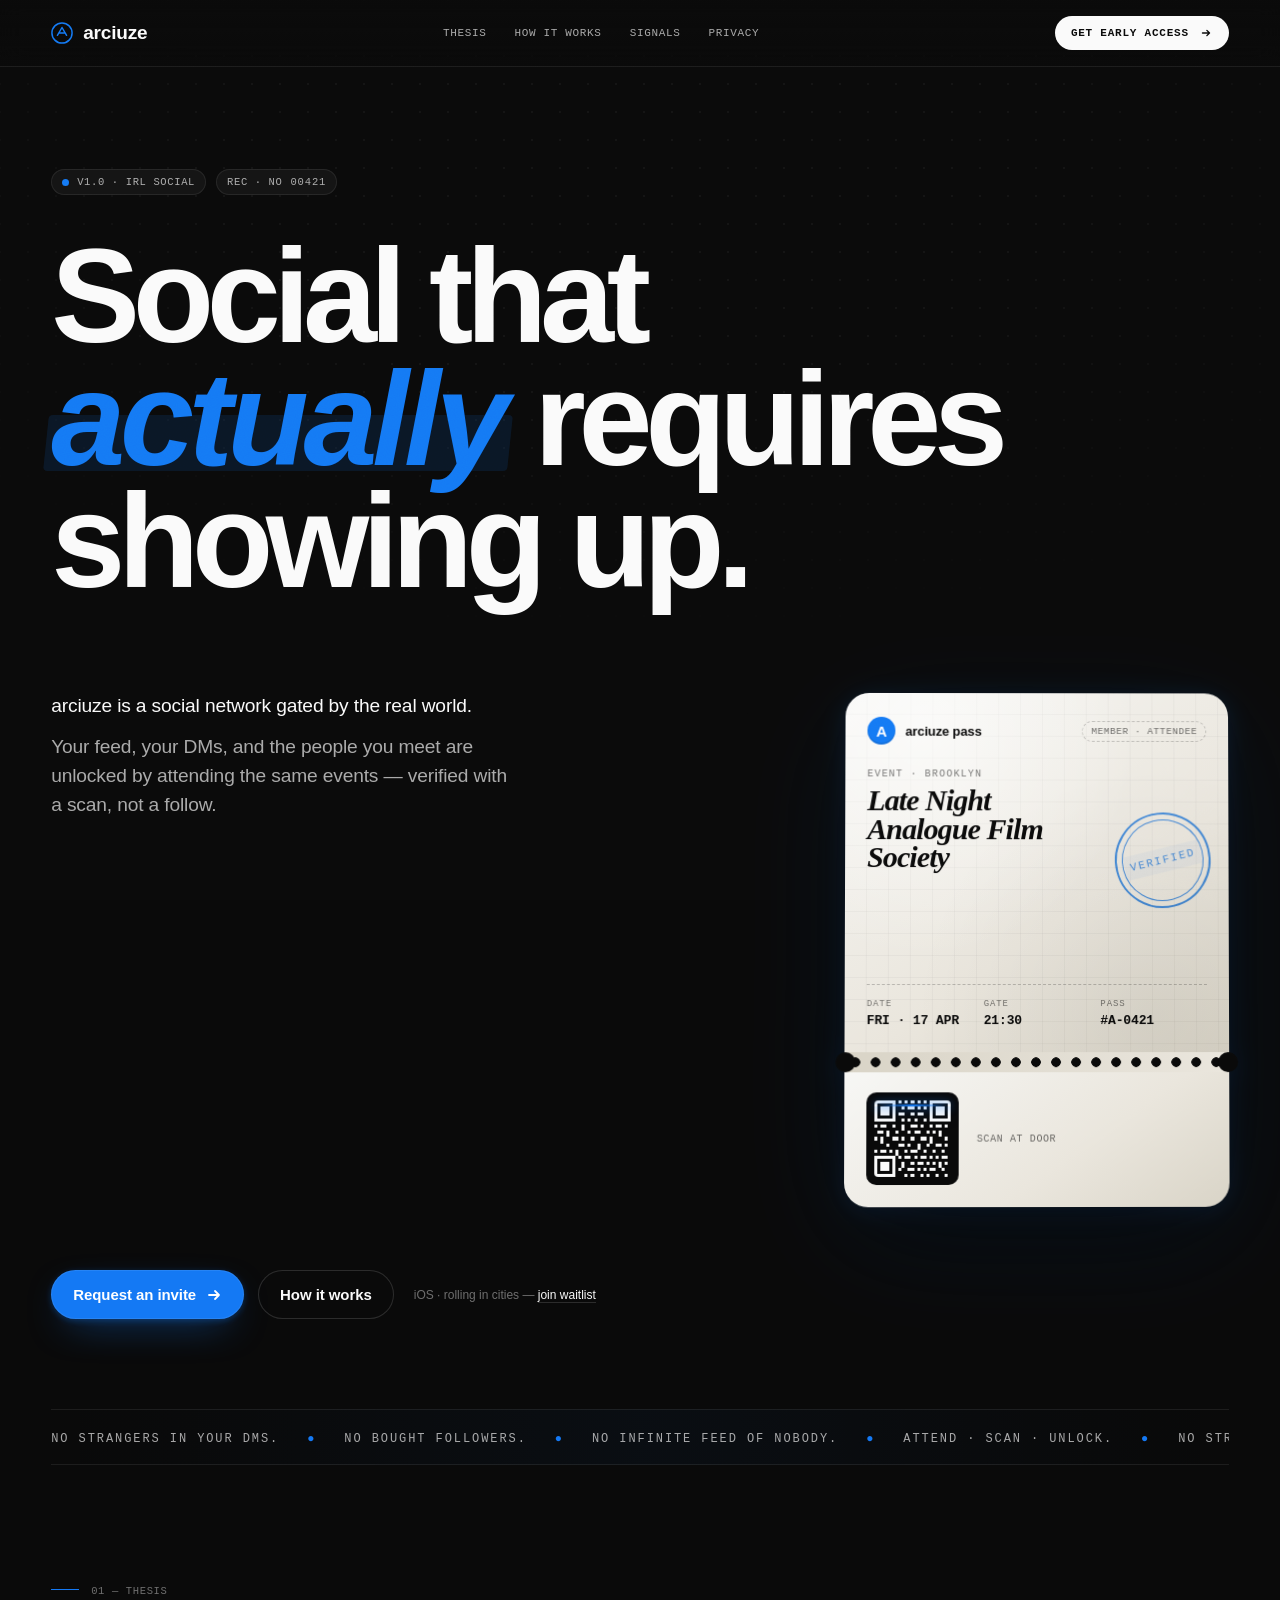
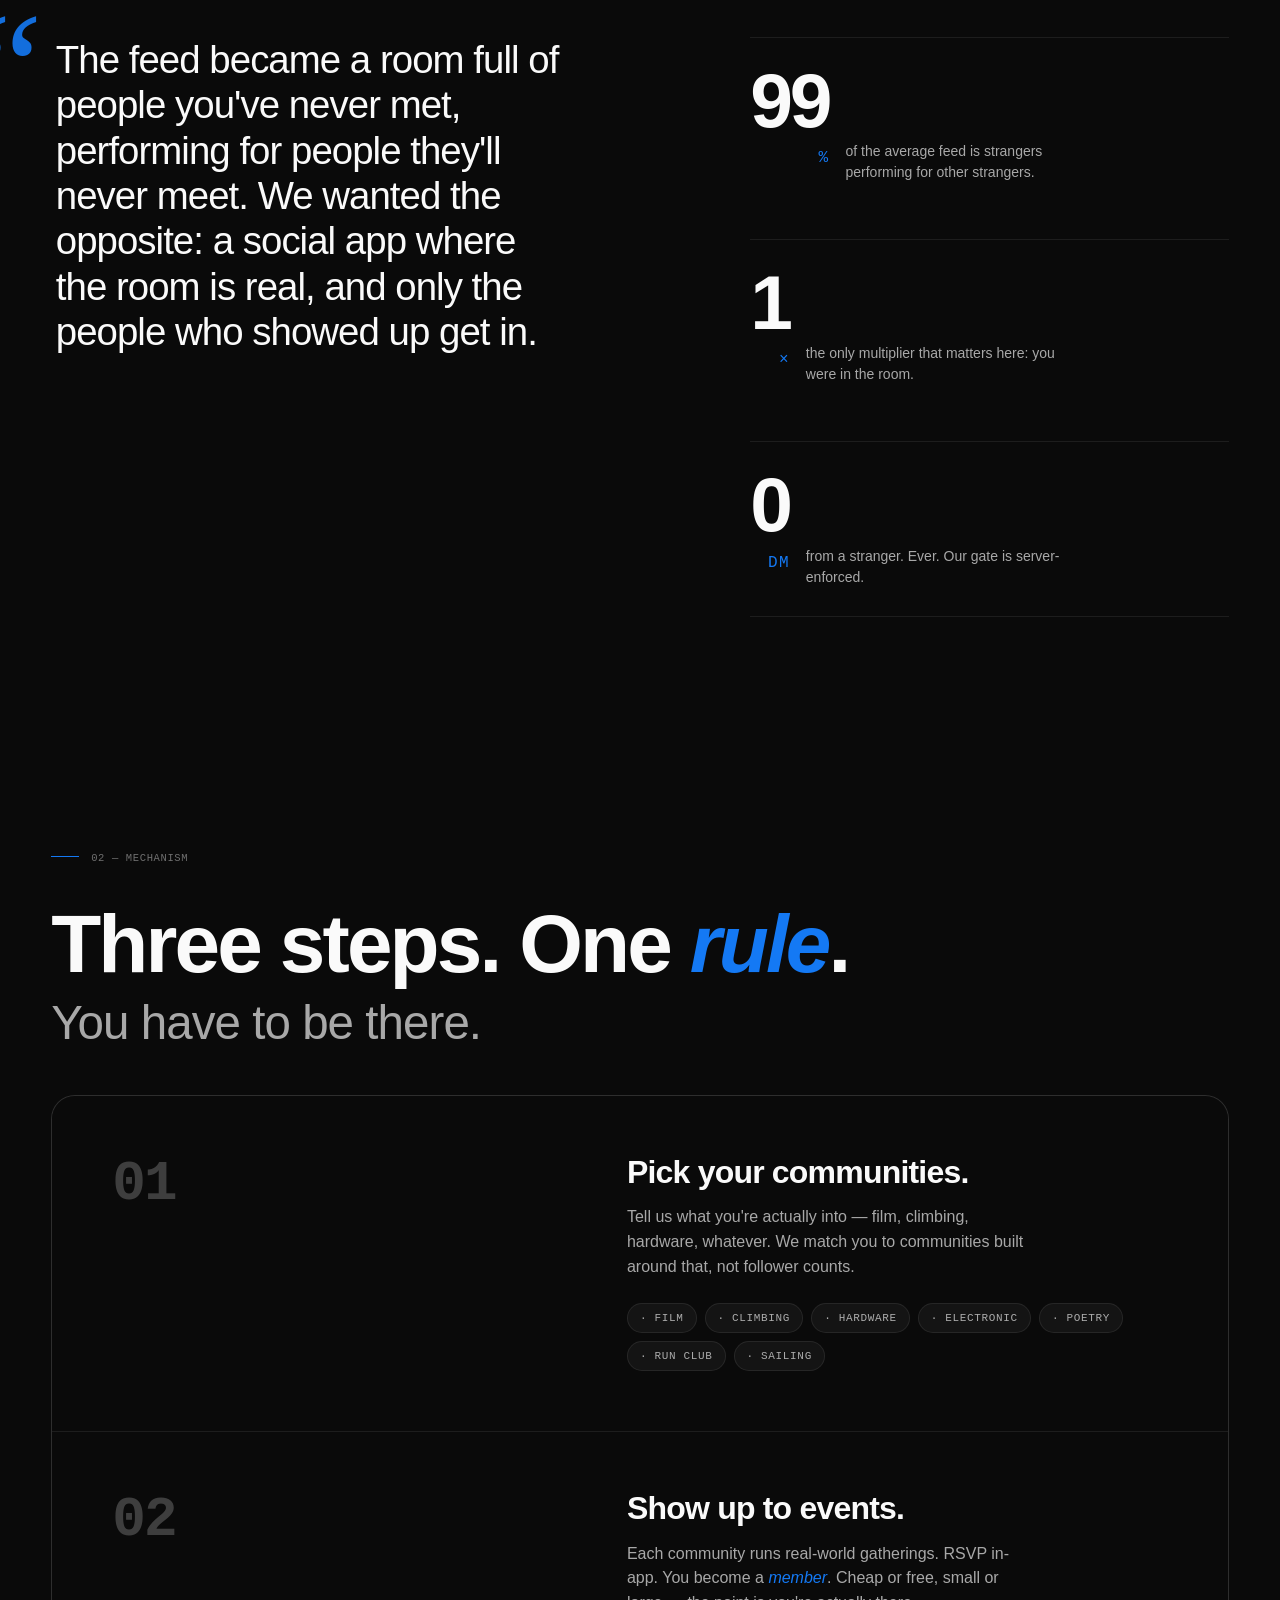
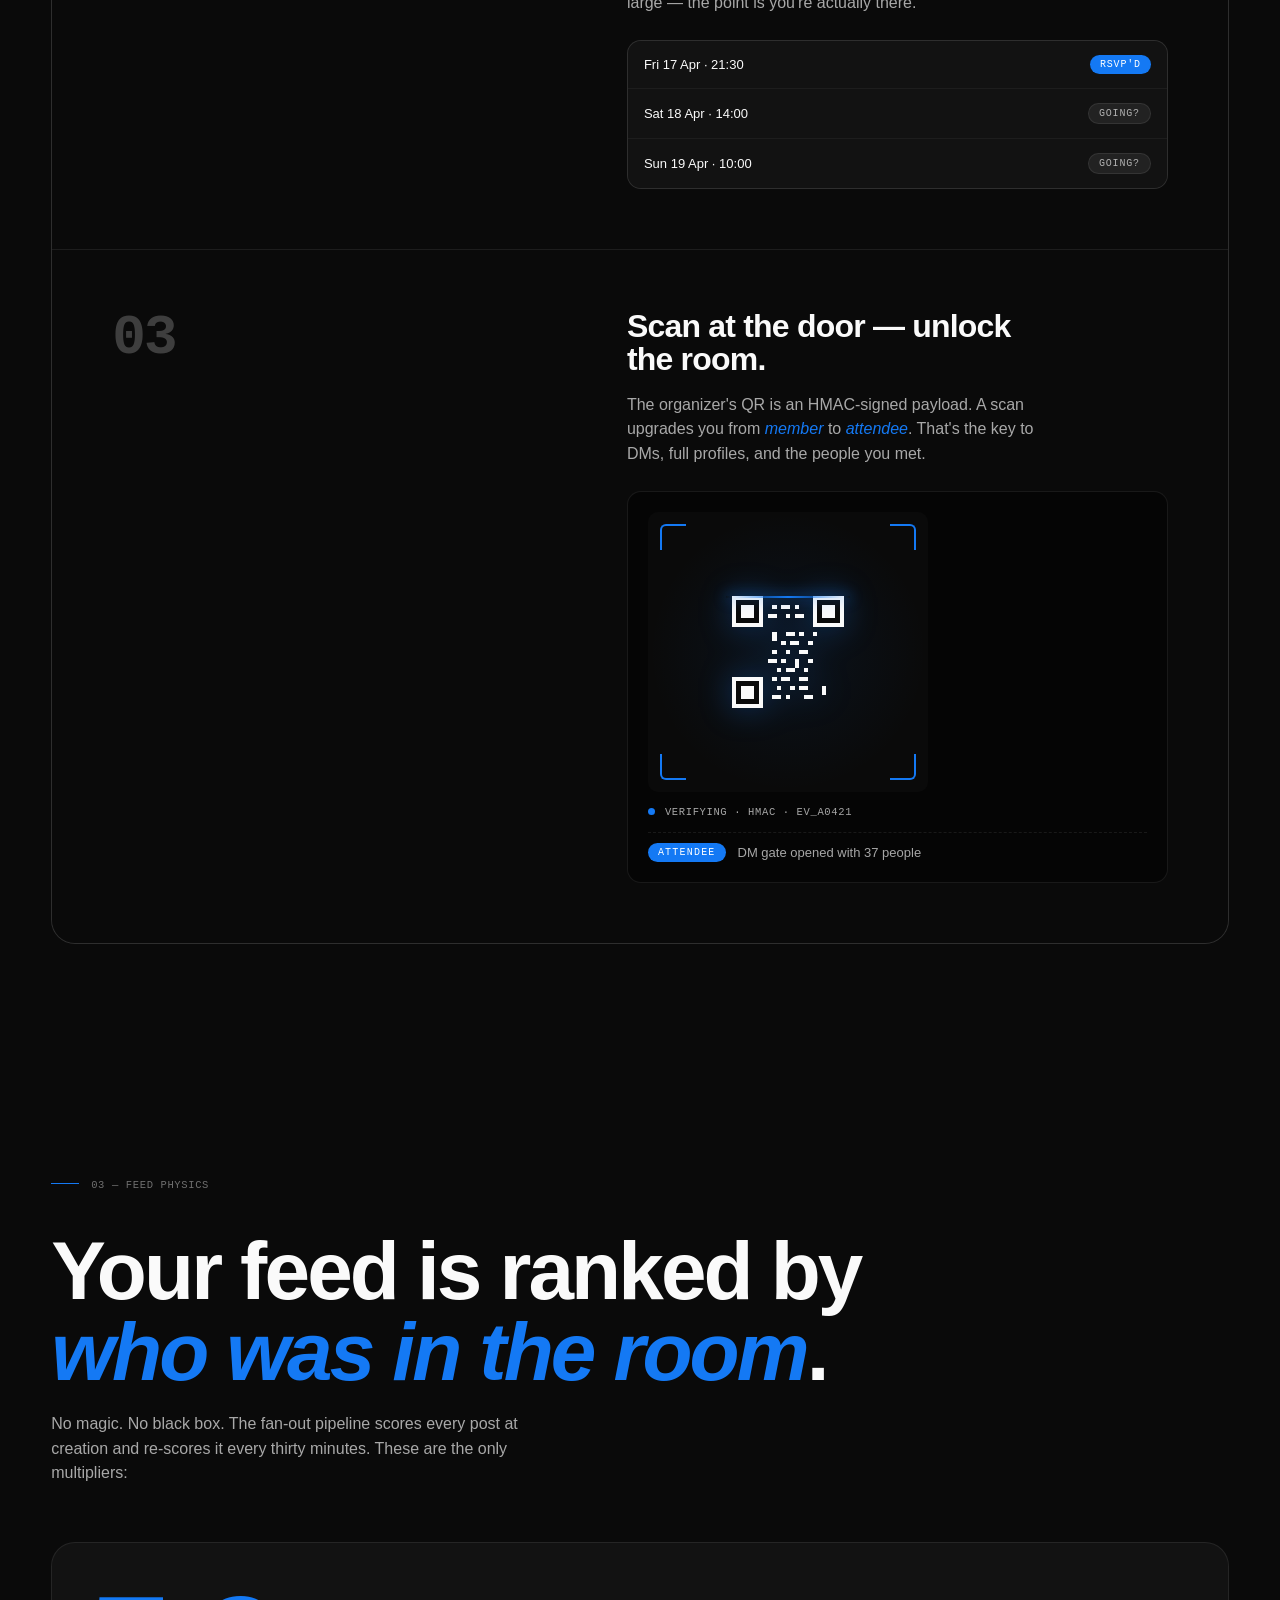
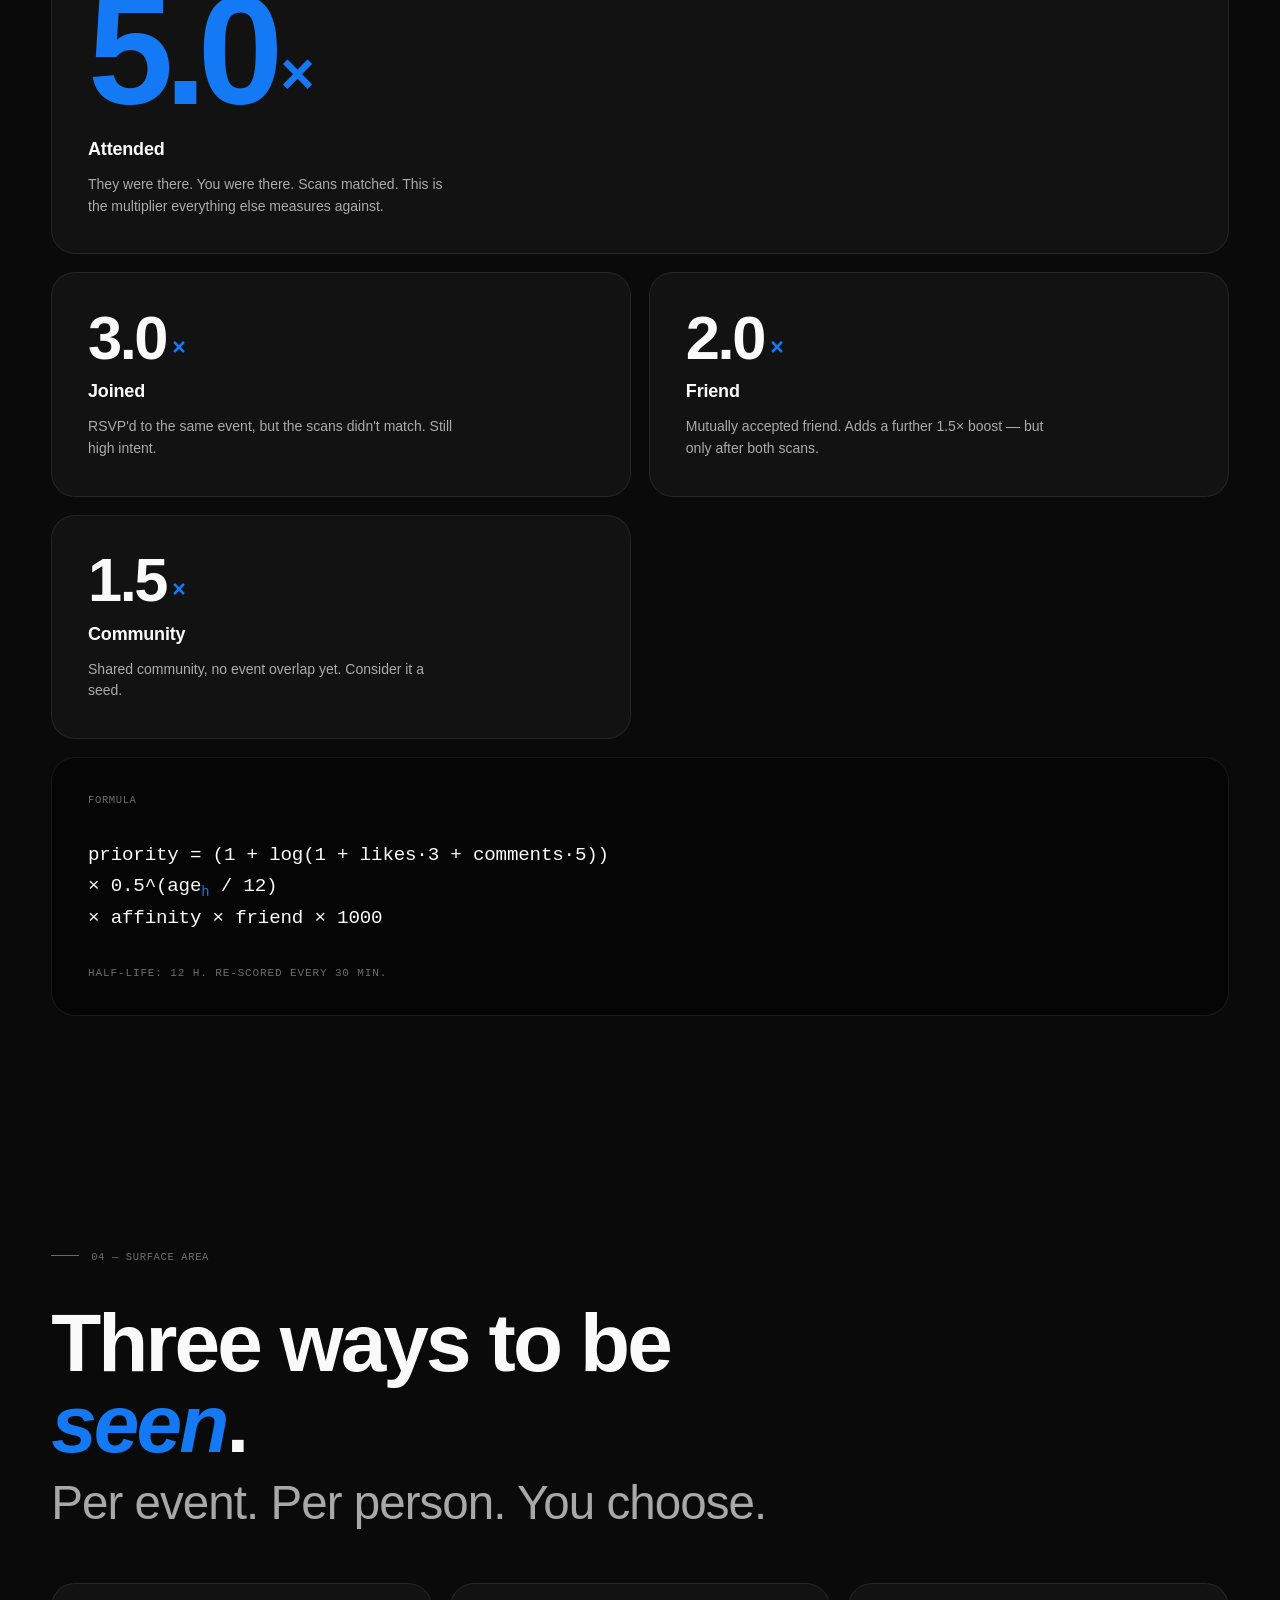
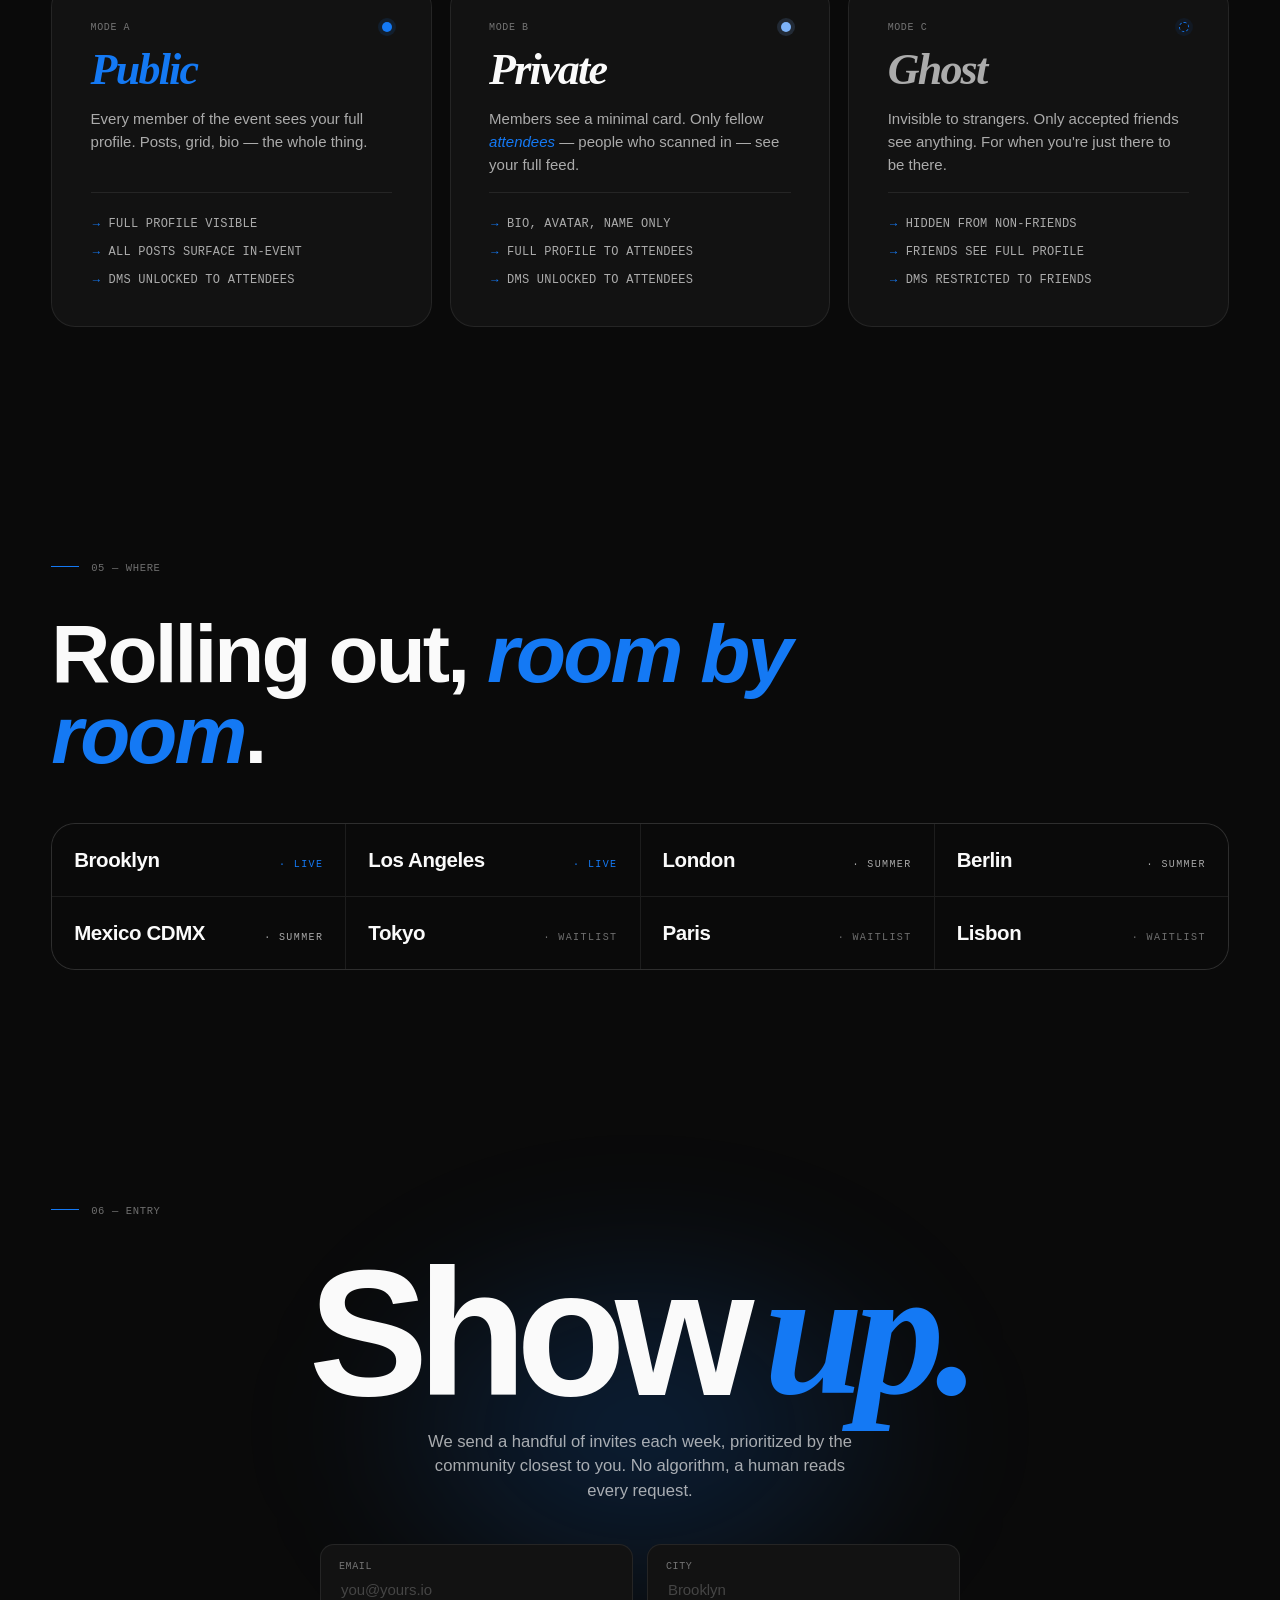
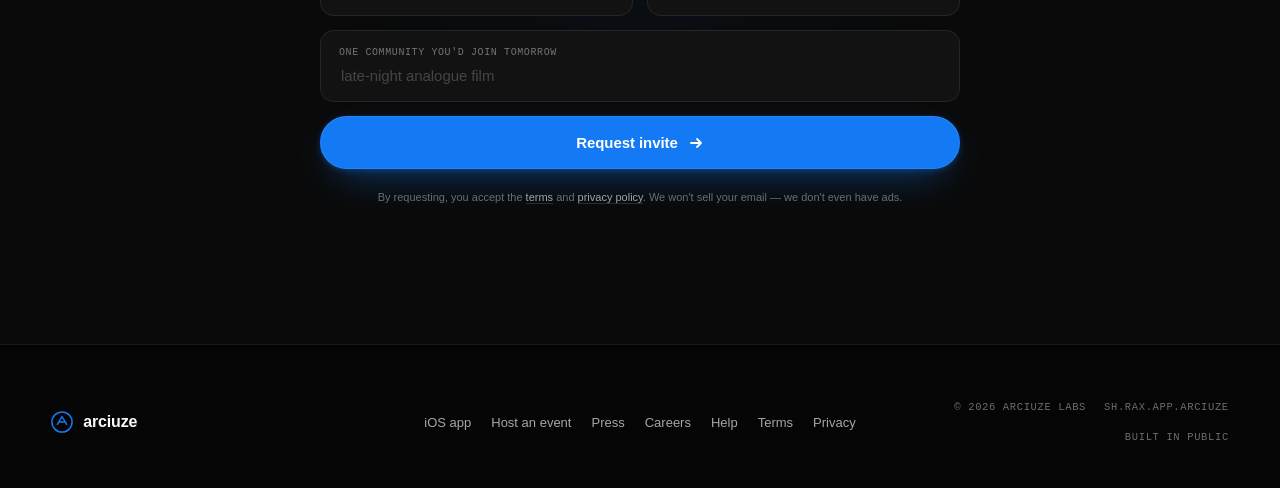
<file: index.html>
<!doctype html>
<html lang="en">
<head>
<meta charset="utf-8" />
<meta name="viewport" content="width=device-width, initial-scale=1, viewport-fit=cover" />
<meta name="theme-color" content="#0A0A0A" />
<title>arciuze — social that's actually social</title>
<meta name="description" content="A social network where profiles, DMs and people unlock only after you show up. Rooted in real-world events and communities." />
<link rel="preconnect" href="https://fonts.googleapis.com" crossorigin />
<link rel="stylesheet" href="styles.css" />
</head>
<body>

<div class="grain" aria-hidden="true"></div>
<div class="dot-grid" aria-hidden="true"></div>

<header class="nav">
  <a href="#" class="nav__logo" aria-label="arciuze home">
    <svg viewBox="0 0 24 24" width="22" height="22" aria-hidden="true">
      <circle cx="12" cy="12" r="11" fill="none" stroke="currentColor" stroke-width="1.6"/>
      <path d="M7 14.5 12 6l5 8.5M9 12h6" fill="none" stroke="currentColor" stroke-width="1.6" stroke-linecap="round" stroke-linejoin="round"/>
    </svg>
    <span>arciuze</span>
  </a>
  <nav class="nav__links" aria-label="primary">
    <a href="#thesis">Thesis</a>
    <a href="#how">How it works</a>
    <a href="#signals">Signals</a>
    <a href="#privacy">Privacy</a>
  </nav>
  <a href="#waitlist" class="nav__cta">
    <span>Get early access</span>
    <svg viewBox="0 0 16 16" width="14" height="14" aria-hidden="true"><path d="M4 8h8m-3-3 3 3-3 3" fill="none" stroke="currentColor" stroke-width="1.6" stroke-linecap="round" stroke-linejoin="round"/></svg>
  </a>
</header>

<main>

<!-- ============ HERO ============ -->
<section class="hero" id="top">
  <div class="hero__inner">

    <div class="hero__meta" data-reveal>
      <span class="tag tag--pulse"><span class="tag__dot"></span>v1.0 · IRL social</span>
      <span class="tag tag--mono">REC · NO <span class="num-scramble" data-target="00421">00000</span></span>
    </div>

    <h1 class="hero__title" data-reveal>
      <span class="hero__line"><span class="kerned">Social that</span></span>
      <span class="hero__line"><em class="hero__em">actually</em> <span class="kerned">requires</span></span>
      <span class="hero__line"><span class="kerned">showing up.</span></span>
    </h1>

    <div class="hero__grid">
      <p class="hero__lede" data-reveal>
        <span class="lede__lead">arciuze is a social network gated by the real world.</span>
        Your feed, your DMs, and the people you meet are unlocked by attending the same events — verified with a scan, not a follow.
      </p>

      <!-- TICKET STUB -->
      <aside class="ticket" data-reveal data-tilt aria-label="Sample event pass">
        <div class="ticket__body">
          <div class="ticket__head">
            <div class="ticket__brand">
              <span class="ticket__mark">A</span>
              <span class="ticket__name">arciuze pass</span>
            </div>
            <span class="ticket__tier">MEMBER · ATTENDEE</span>
          </div>

          <div class="ticket__event">
            <span class="ticket__eyebrow">Event · Brooklyn</span>
            <h3 class="ticket__title">Late Night <br/>Analogue Film <br/>Society</h3>
          </div>

          <div class="ticket__meta">
            <div>
              <span class="ticket__label">Date</span>
              <span class="ticket__value">Fri · 17 Apr</span>
            </div>
            <div>
              <span class="ticket__label">Gate</span>
              <span class="ticket__value">21:30</span>
            </div>
            <div>
              <span class="ticket__label">Pass</span>
              <span class="ticket__value">#A-0421</span>
            </div>
          </div>

          <div class="ticket__stamp" aria-hidden="true">
            <span>verified</span>
          </div>
        </div>

        <div class="ticket__perf" aria-hidden="true"></div>

        <div class="ticket__stub">
          <div class="ticket__qr" aria-hidden="true">
            <div class="qr__code">
              <!-- 11×11 grid generated as background in CSS; overlay scan line -->
            </div>
            <div class="qr__scanline"></div>
          </div>
          <span class="ticket__stub-label">Scan at door</span>
        </div>
      </aside>
    </div>

    <div class="hero__cta" data-reveal>
      <a href="#waitlist" class="btn btn--primary">
        <span>Request an invite</span>
        <svg viewBox="0 0 16 16" width="16" height="16" aria-hidden="true"><path d="M3 8h10m-4-4 4 4-4 4" fill="none" stroke="currentColor" stroke-width="1.8" stroke-linecap="round" stroke-linejoin="round"/></svg>
      </a>
      <a href="#how" class="btn btn--ghost">
        <span>How it works</span>
      </a>
      <span class="hero__note">iOS · rolling in cities — <a href="#waitlist">join waitlist</a></span>
    </div>

  </div>

  <div class="hero__marquee" aria-hidden="true">
    <div class="marquee__track">
      <span>No strangers in your DMs.</span><span class="dot">●</span>
      <span>No bought followers.</span><span class="dot">●</span>
      <span>No infinite feed of nobody.</span><span class="dot">●</span>
      <span>Attend · Scan · Unlock.</span><span class="dot">●</span>
      <span>No strangers in your DMs.</span><span class="dot">●</span>
      <span>No bought followers.</span><span class="dot">●</span>
      <span>No infinite feed of nobody.</span><span class="dot">●</span>
      <span>Attend · Scan · Unlock.</span><span class="dot">●</span>
    </div>
  </div>
</section>

<!-- ============ THESIS ============ -->
<section class="thesis" id="thesis">
  <span class="section__marker">01 — Thesis</span>
  <div class="thesis__grid">
    <blockquote class="thesis__quote" data-reveal>
      <span aria-hidden="true" class="thesis__quote-mark">“</span>
      The feed became a room full of people you've never met, performing for people they'll never meet. We wanted the opposite: a social app where the room is real, and only the people who showed up get in.
    </blockquote>
    <div class="thesis__stats">
      <div class="stat" data-reveal>
        <span class="stat__num" data-count-to="99">0</span><span class="stat__unit">%</span>
        <span class="stat__label">of the average feed is strangers performing for other strangers.</span>
      </div>
      <div class="stat" data-reveal>
        <span class="stat__num" data-count-to="1">0</span><span class="stat__unit">×</span>
        <span class="stat__label">the only multiplier that matters here: you were in the room.</span>
      </div>
      <div class="stat" data-reveal>
        <span class="stat__num" data-count-to="0">0</span><span class="stat__unit">DM</span>
        <span class="stat__label">from a stranger. Ever. Our gate is server-enforced.</span>
      </div>
    </div>
  </div>
</section>

<!-- ============ HOW IT WORKS ============ -->
<section class="how" id="how">
  <span class="section__marker">02 — Mechanism</span>
  <h2 class="section__title" data-reveal>
    Three steps. One <em>rule</em>. <br/>
    <span class="section__sub">You have to be there.</span>
  </h2>

  <ol class="steps">
    <li class="step" data-reveal>
      <span class="step__idx">01</span>
      <div class="step__body">
        <h3>Pick your communities.</h3>
        <p>Tell us what you're actually into — film, climbing, hardware, whatever. We match you to communities built around that, not follower counts.</p>
        <div class="chips" aria-hidden="true">
          <span class="chip">· film</span>
          <span class="chip">· climbing</span>
          <span class="chip">· hardware</span>
          <span class="chip">· electronic</span>
          <span class="chip">· poetry</span>
          <span class="chip">· run club</span>
          <span class="chip">· sailing</span>
        </div>
      </div>
    </li>

    <li class="step" data-reveal>
      <span class="step__idx">02</span>
      <div class="step__body">
        <h3>Show up to events.</h3>
        <p>Each community runs real-world gatherings. RSVP in-app. You become a <em>member</em>. Cheap or free, small or large — the point is you're actually there.</p>
        <div class="event-mini" aria-hidden="true">
          <div class="event-mini__row"><span>Fri 17 Apr · 21:30</span><span class="event-mini__pill">RSVP'd</span></div>
          <div class="event-mini__row"><span>Sat 18 Apr · 14:00</span><span class="event-mini__pill event-mini__pill--muted">Going?</span></div>
          <div class="event-mini__row"><span>Sun 19 Apr · 10:00</span><span class="event-mini__pill event-mini__pill--muted">Going?</span></div>
        </div>
      </div>
    </li>

    <li class="step step--scan" data-reveal>
      <span class="step__idx">03</span>
      <div class="step__body">
        <h3>Scan at the door — unlock the room.</h3>
        <p>The organizer's QR is an HMAC-signed payload. A scan upgrades you from <em>member</em> to <em>attendee</em>. That's the key to DMs, full profiles, and the people you met.</p>
        <div class="scan-panel" aria-hidden="true">
          <div class="scan-panel__viewfinder">
            <span class="scan-panel__corner scan-panel__corner--tl"></span>
            <span class="scan-panel__corner scan-panel__corner--tr"></span>
            <span class="scan-panel__corner scan-panel__corner--bl"></span>
            <span class="scan-panel__corner scan-panel__corner--br"></span>
            <div class="scan-panel__qr"></div>
            <div class="scan-panel__line"></div>
          </div>
          <div class="scan-panel__status">
            <span class="scan-panel__dot"></span>
            <span>verifying · HMAC · ev_A0421</span>
          </div>
          <div class="scan-panel__result">
            <span class="scan-panel__badge">attendee</span>
            <span>DM gate opened with 37 people</span>
          </div>
        </div>
      </div>
    </li>
  </ol>
</section>

<!-- ============ SIGNALS ============ -->
<section class="signals" id="signals">
  <span class="section__marker">03 — Feed physics</span>
  <h2 class="section__title" data-reveal>
    Your feed is ranked by <br/>
    <em>who was in the room</em>.
  </h2>
  <p class="signals__lede" data-reveal>
    No magic. No black box. The fan-out pipeline scores every post at creation and re-scores it every thirty minutes. These are the only multipliers:
  </p>

  <div class="signals__grid">
    <article class="signal signal--hero" data-reveal>
      <span class="signal__weight">5.0<span class="signal__x">×</span></span>
      <h3>Attended</h3>
      <p>They were there. You were there. Scans matched. This is the multiplier everything else measures against.</p>
    </article>
    <article class="signal" data-reveal>
      <span class="signal__weight">3.0<span class="signal__x">×</span></span>
      <h3>Joined</h3>
      <p>RSVP'd to the same event, but the scans didn't match. Still high intent.</p>
    </article>
    <article class="signal" data-reveal>
      <span class="signal__weight">2.0<span class="signal__x">×</span></span>
      <h3>Friend</h3>
      <p>Mutually accepted friend. Adds a further 1.5× boost — but only after both scans.</p>
    </article>
    <article class="signal" data-reveal>
      <span class="signal__weight">1.5<span class="signal__x">×</span></span>
      <h3>Community</h3>
      <p>Shared community, no event overlap yet. Consider it a seed.</p>
    </article>
    <article class="signal signal--formula" data-reveal>
      <span class="signal__label">Formula</span>
      <code class="formula">
        priority = (1 + log(1 + likes·3 + comments·5))
        <br/>× 0.5^(age<sub>h</sub> / 12)
        <br/>× affinity × friend × 1000
      </code>
      <span class="signal__foot">Half-life: 12 h. Re-scored every 30 min.</span>
    </article>
  </div>
</section>

<!-- ============ PRIVACY MODES ============ -->
<section class="privacy" id="privacy">
  <span class="section__marker">04 — Surface area</span>
  <h2 class="section__title" data-reveal>
    Three ways to be <em>seen</em>. <br/>
    <span class="section__sub">Per event. Per person. You choose.</span>
  </h2>

  <div class="modes">
    <article class="mode mode--public" data-reveal>
      <header class="mode__head">
        <span class="mode__idx">Mode A</span>
        <span class="mode__dot"></span>
      </header>
      <h3>Public</h3>
      <p class="mode__desc">Every member of the event sees your full profile. Posts, grid, bio — the whole thing.</p>
      <ul class="mode__list">
        <li>Full profile visible</li>
        <li>All posts surface in-event</li>
        <li>DMs unlocked to attendees</li>
      </ul>
    </article>
    <article class="mode mode--private" data-reveal>
      <header class="mode__head">
        <span class="mode__idx">Mode B</span>
        <span class="mode__dot"></span>
      </header>
      <h3>Private</h3>
      <p class="mode__desc">Members see a minimal card. Only fellow <em>attendees</em> — people who scanned in — see your full feed.</p>
      <ul class="mode__list">
        <li>Bio, avatar, name only</li>
        <li>Full profile to attendees</li>
        <li>DMs unlocked to attendees</li>
      </ul>
    </article>
    <article class="mode mode--ghost" data-reveal>
      <header class="mode__head">
        <span class="mode__idx">Mode C</span>
        <span class="mode__dot"></span>
      </header>
      <h3>Ghost</h3>
      <p class="mode__desc">Invisible to strangers. Only accepted friends see anything. For when you're just there to be there.</p>
      <ul class="mode__list">
        <li>Hidden from non-friends</li>
        <li>Friends see full profile</li>
        <li>DMs restricted to friends</li>
      </ul>
    </article>
  </div>
</section>

<!-- ============ SOCIAL PROOF / CITIES ============ -->
<section class="cities" aria-labelledby="cities-title">
  <span class="section__marker">05 — Where</span>
  <h2 class="section__title" id="cities-title" data-reveal>
    Rolling out, <em>room by room</em>.
  </h2>
  <div class="cities__list">
    <div class="city" data-reveal><span class="city__name">Brooklyn</span><span class="city__status city__status--live">· live</span></div>
    <div class="city" data-reveal><span class="city__name">Los Angeles</span><span class="city__status city__status--live">· live</span></div>
    <div class="city" data-reveal><span class="city__name">London</span><span class="city__status city__status--soon">· summer</span></div>
    <div class="city" data-reveal><span class="city__name">Berlin</span><span class="city__status city__status--soon">· summer</span></div>
    <div class="city" data-reveal><span class="city__name">Mexico CDMX</span><span class="city__status city__status--soon">· summer</span></div>
    <div class="city" data-reveal><span class="city__name">Tokyo</span><span class="city__status city__status--waitlist">· waitlist</span></div>
    <div class="city" data-reveal><span class="city__name">Paris</span><span class="city__status city__status--waitlist">· waitlist</span></div>
    <div class="city" data-reveal><span class="city__name">Lisbon</span><span class="city__status city__status--waitlist">· waitlist</span></div>
  </div>
</section>

<!-- ============ WAITLIST / CTA ============ -->
<section class="waitlist" id="waitlist">
  <span class="section__marker">06 — Entry</span>
  <div class="waitlist__inner">
    <h2 class="waitlist__title" data-reveal>
      <span>Show</span>
      <span class="waitlist__em">up.</span>
    </h2>
    <p class="waitlist__lede" data-reveal>
      We send a handful of invites each week, prioritized by the community closest to you. No algorithm, a human reads every request.
    </p>
    <form class="form" data-reveal onsubmit="return window.__arciuzeSubmit(event)">
      <label class="form__field">
        <span class="form__label">Email</span>
        <input class="form__input" type="email" name="email" placeholder="you@yours.io" required />
      </label>
      <label class="form__field">
        <span class="form__label">City</span>
        <input class="form__input" type="text" name="city" placeholder="Brooklyn" required />
      </label>
      <label class="form__field form__field--wide">
        <span class="form__label">One community you'd join tomorrow</span>
        <input class="form__input" type="text" name="community" placeholder="late-night analogue film" />
      </label>
      <button type="submit" class="btn btn--primary btn--wide">
        <span class="form__cta-label">Request invite</span>
        <svg viewBox="0 0 16 16" width="16" height="16" aria-hidden="true"><path d="M3 8h10m-4-4 4 4-4 4" fill="none" stroke="currentColor" stroke-width="1.8" stroke-linecap="round" stroke-linejoin="round"/></svg>
      </button>
      <p class="form__legal">By requesting, you accept the <a href="/terms">terms</a> and <a href="/privacy">privacy policy</a>. We won't sell your email — we don't even have ads.</p>
    </form>
  </div>
</section>

</main>

<footer class="foot">
  <div class="foot__inner">
    <div class="foot__brand">
      <svg viewBox="0 0 24 24" width="22" height="22" aria-hidden="true">
        <circle cx="12" cy="12" r="11" fill="none" stroke="currentColor" stroke-width="1.6"/>
        <path d="M7 14.5 12 6l5 8.5M9 12h6" fill="none" stroke="currentColor" stroke-width="1.6" stroke-linecap="round" stroke-linejoin="round"/>
      </svg>
      <span>arciuze</span>
    </div>
    <nav class="foot__links" aria-label="footer">
      <a href="#top">iOS app</a>
      <a href="mailto:hello@arciuze.com">Host an event</a>
      <a href="mailto:press@arciuze.com">Press</a>
      <a href="mailto:careers@arciuze.com">Careers</a>
      <a href="mailto:support@arciuze.com">Help</a>
      <a href="/terms">Terms</a>
      <a href="/privacy">Privacy</a>
    </nav>
    <div class="foot__mono">
      <span>© 2026 arciuze labs</span>
      <span>sh.rax.app.Arciuze</span>
      <span>built in public</span>
    </div>
  </div>
</footer>

<script src="landing.js" defer></script>
</body>
</html>
</file>
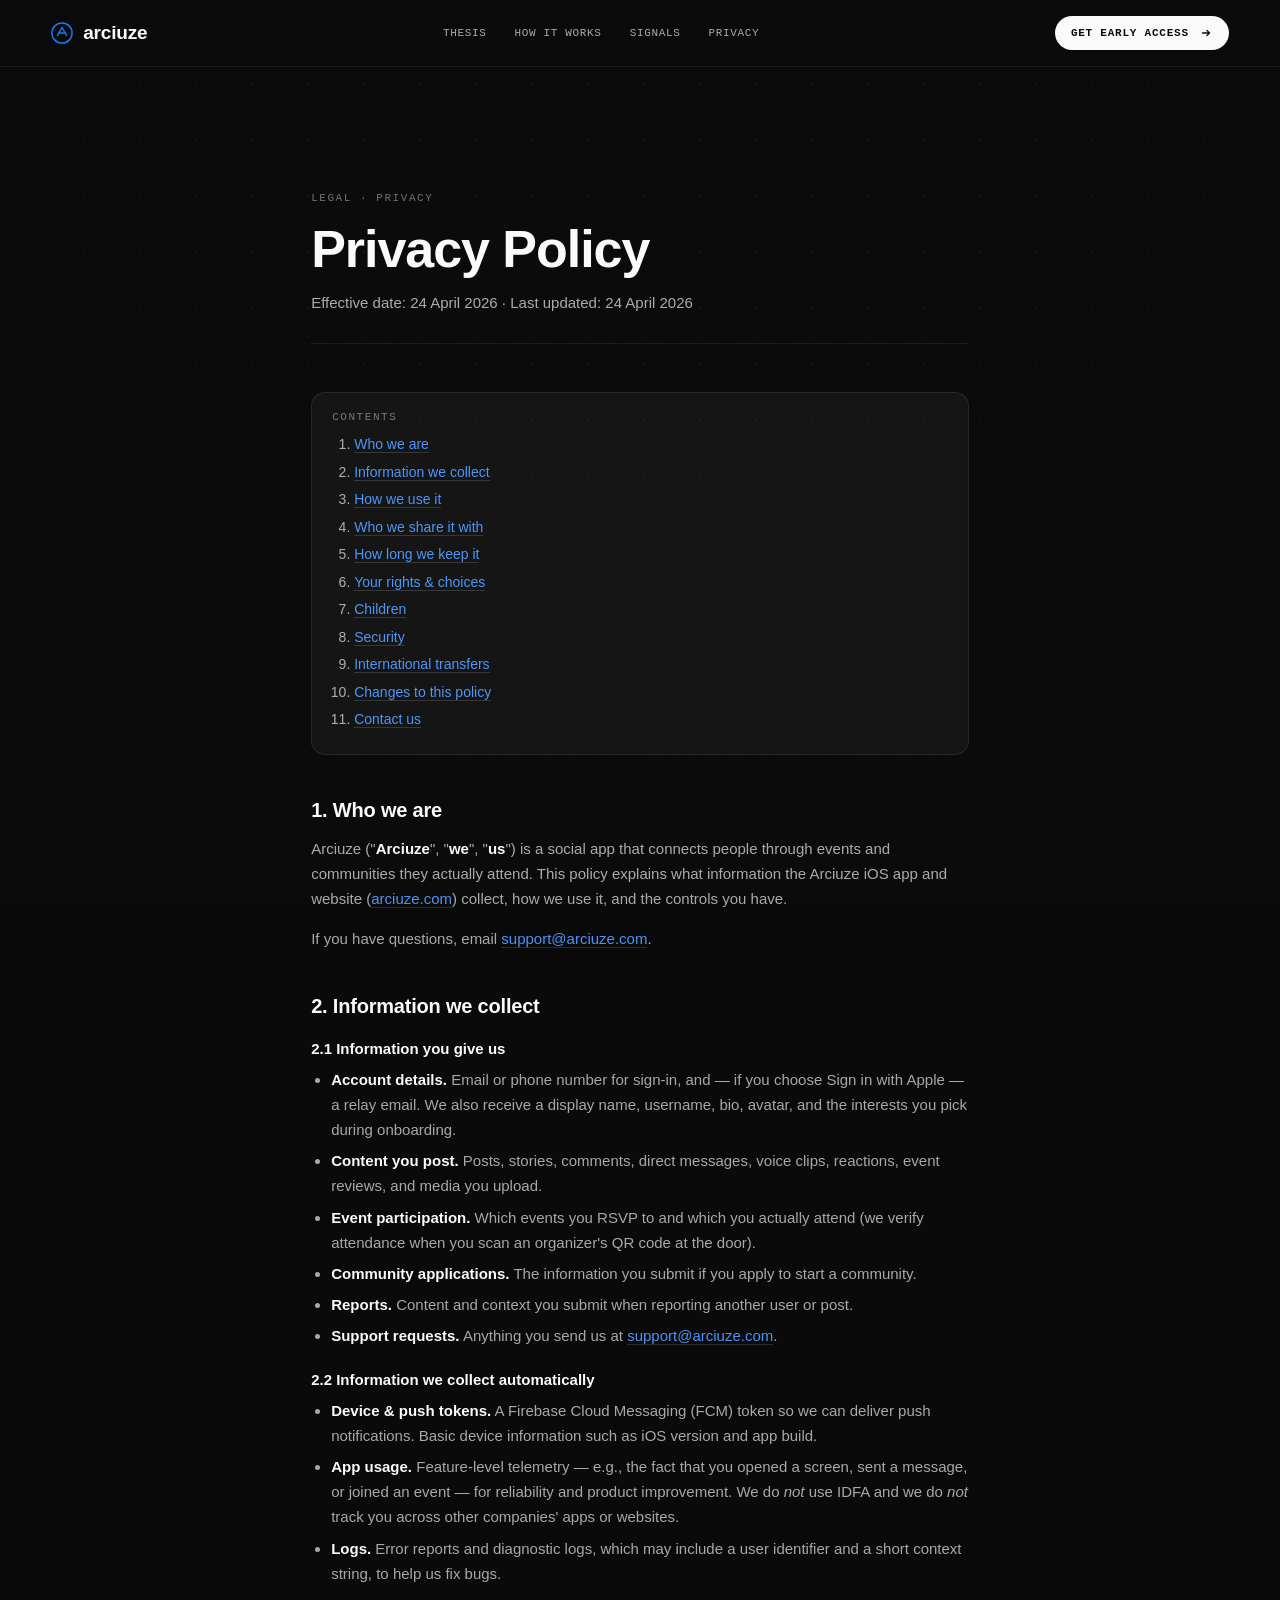
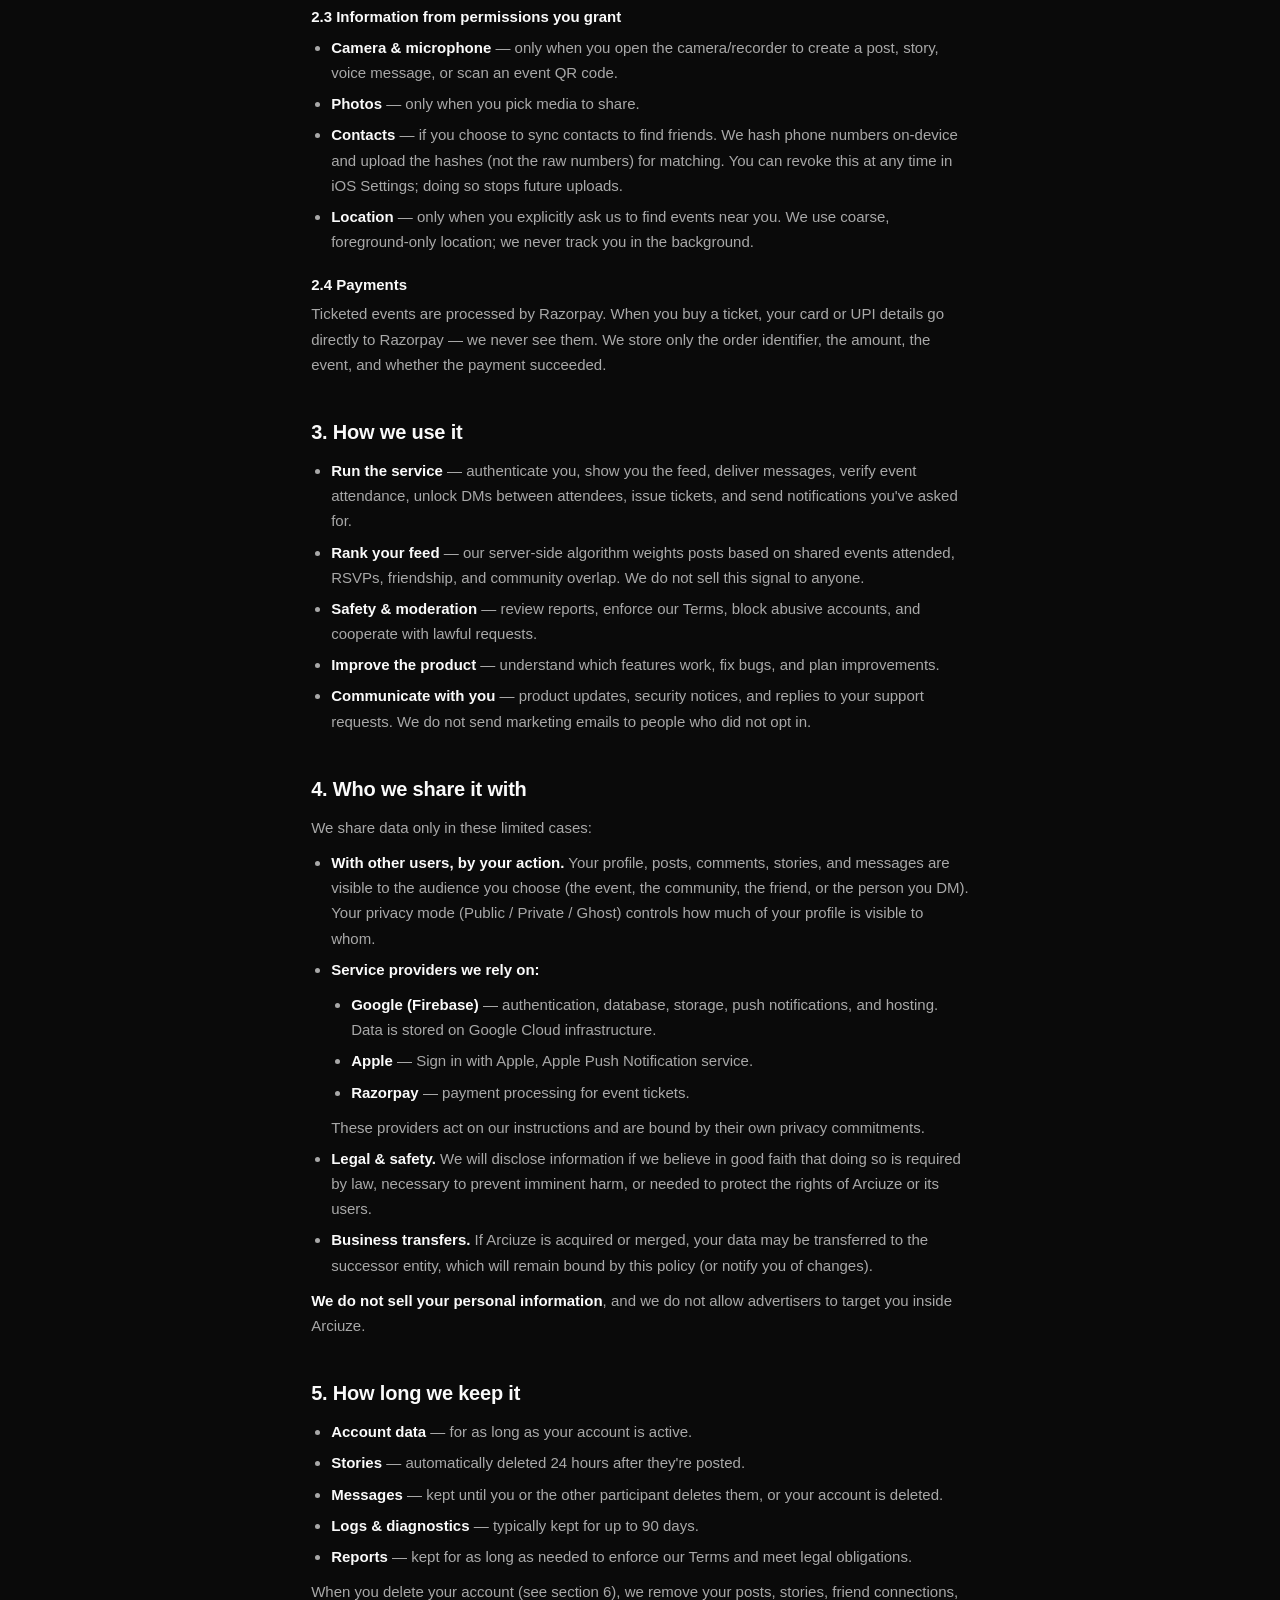
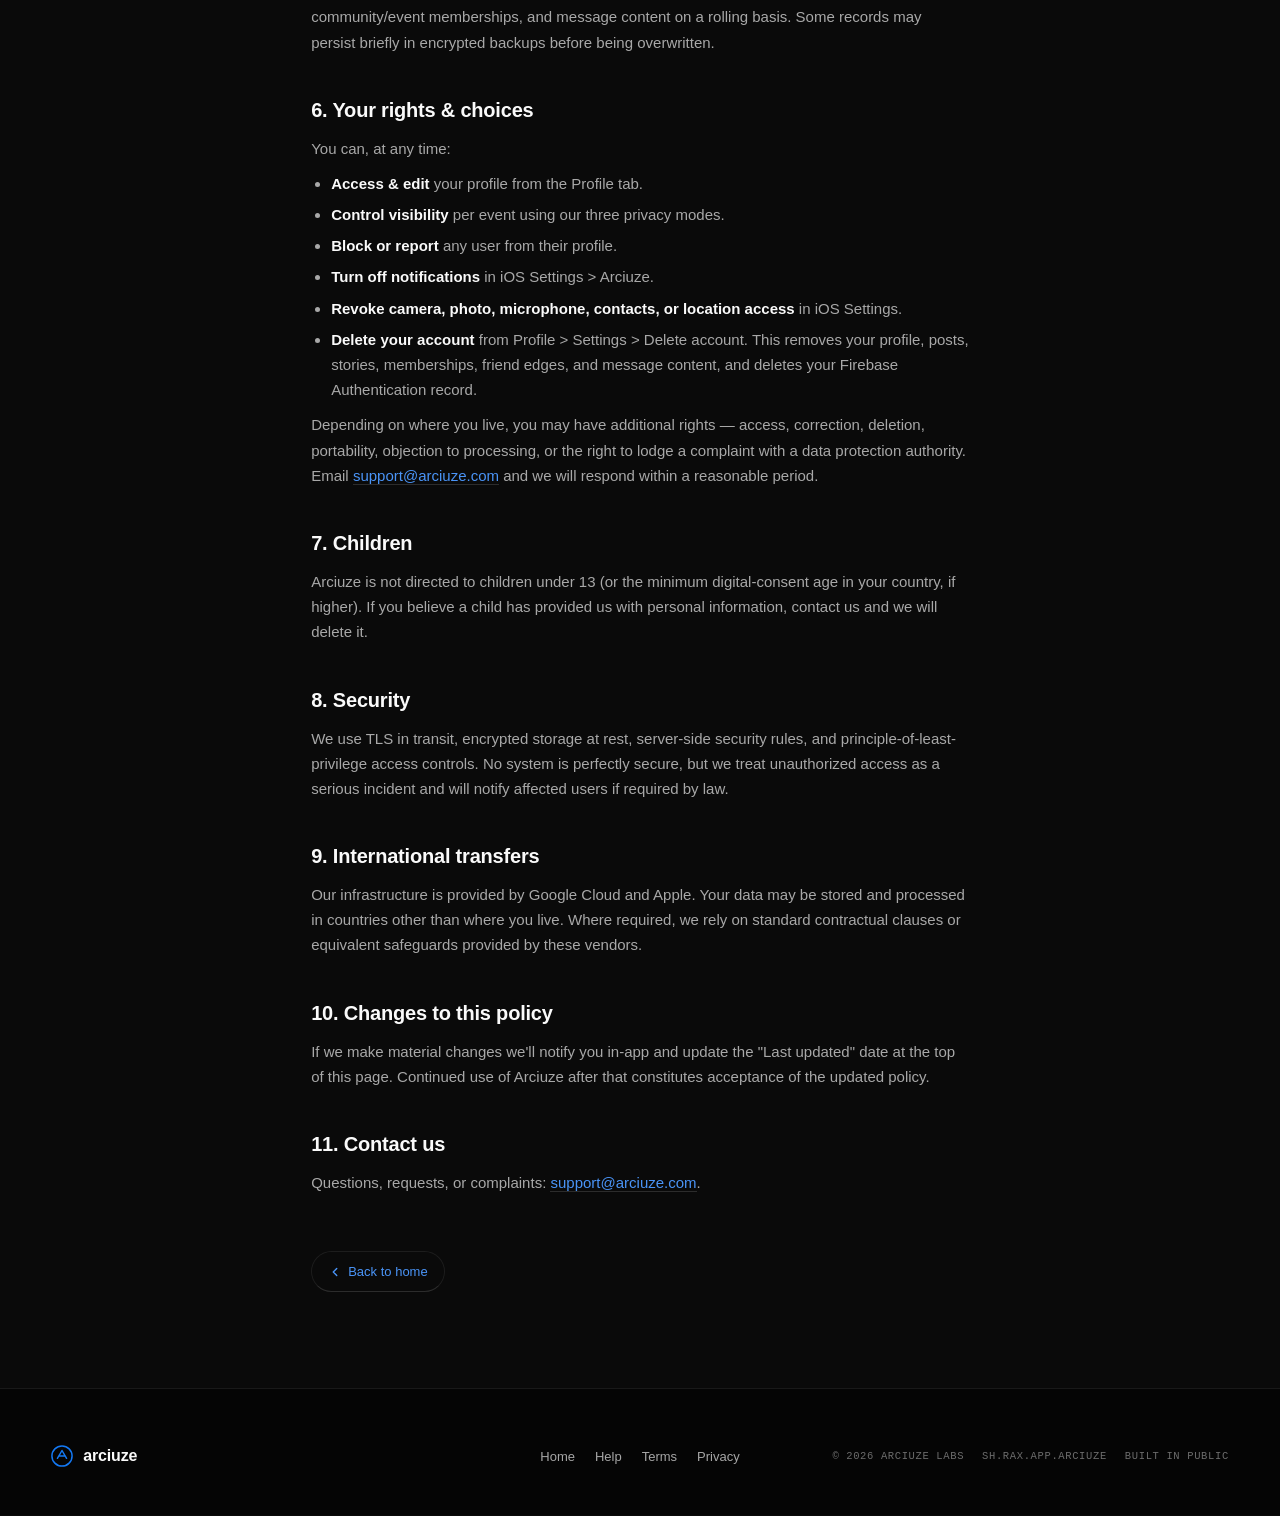
<file: privacy.html>
<!doctype html>
<html lang="en">
<head>
<meta charset="utf-8" />
<meta name="viewport" content="width=device-width, initial-scale=1, viewport-fit=cover" />
<meta name="theme-color" content="#0A0A0A" />
<title>Privacy Policy — arciuze</title>
<meta name="description" content="How Arciuze collects, uses, and protects your data." />
<meta name="robots" content="index, follow" />
<link rel="stylesheet" href="styles.css" />
<style>
  /* Legal-page prose layout, scoped to this document. */
  .legal {
    max-width: 760px;
    margin: 0 auto;
    padding: 120px var(--page-px) 96px;
  }
  .legal__eyebrow {
    display: inline-block;
    font-family: var(--font-mono);
    font-size: 11px;
    letter-spacing: 0.14em;
    color: var(--ink-dim-2);
    text-transform: uppercase;
    margin-bottom: 18px;
  }
  .legal h1 {
    font-size: clamp(34px, 4.4vw, 52px);
    line-height: 1.04;
    letter-spacing: -0.02em;
    font-weight: 600;
    margin-bottom: 14px;
  }
  .legal__meta {
    color: var(--ink-dim);
    font-size: 14px;
    margin-bottom: 48px;
    padding-bottom: 28px;
    border-bottom: 1px solid var(--border);
  }
  .legal h2 {
    font-size: 20px;
    letter-spacing: -0.01em;
    font-weight: 600;
    margin-top: 44px;
    margin-bottom: 14px;
    color: var(--ink);
  }
  .legal h3 {
    font-size: 15px;
    font-weight: 600;
    margin-top: 22px;
    margin-bottom: 8px;
    color: var(--ink);
  }
  .legal p, .legal li {
    font-size: 15px;
    line-height: 1.68;
    color: var(--ink-dim);
  }
  .legal p + p { margin-top: 14px; }
  .legal ul {
    list-style: disc;
    padding-left: 20px;
    margin: 10px 0 10px;
  }
  .legal ul li { margin-bottom: 6px; }
  .legal a {
    color: var(--blue-400);
    border-bottom: 1px solid var(--border-2);
    transition: color 120ms var(--ease-out);
  }
  .legal a:hover { color: var(--blue-300); }
  .legal strong { color: var(--ink); font-weight: 600; }
  .legal__toc {
    margin: 8px 0 32px;
    padding: 18px 20px;
    border: 1px solid var(--border);
    border-radius: var(--radius-md);
    background: var(--surface);
  }
  .legal__toc-title {
    font-family: var(--font-mono);
    font-size: 11px;
    letter-spacing: 0.14em;
    color: var(--ink-dim-2);
    text-transform: uppercase;
    margin-bottom: 10px;
  }
  .legal__toc ol {
    list-style: decimal;
    padding-left: 22px;
    counter-reset: toc;
  }
  .legal__toc li {
    font-size: 14px;
    margin-bottom: 4px;
  }
  .legal__back {
    display: inline-flex;
    align-items: center;
    gap: 6px;
    margin-top: 56px;
    padding: 12px 16px;
    border: 1px solid var(--border);
    border-radius: 999px;
    font-size: 13px;
    color: var(--ink-dim);
    transition: color 120ms var(--ease-out), border-color 120ms var(--ease-out);
  }
  .legal__back:hover { color: var(--ink); border-color: var(--border-2); }
  @media (max-width: 640px) {
    .legal { padding-top: 88px; }
  }
</style>
</head>
<body>

<div class="grain" aria-hidden="true"></div>
<div class="dot-grid" aria-hidden="true"></div>

<header class="nav">
  <a href="/" class="nav__logo" aria-label="arciuze home">
    <svg viewBox="0 0 24 24" width="22" height="22" aria-hidden="true">
      <circle cx="12" cy="12" r="11" fill="none" stroke="currentColor" stroke-width="1.6"/>
      <path d="M7 14.5 12 6l5 8.5M9 12h6" fill="none" stroke="currentColor" stroke-width="1.6" stroke-linecap="round" stroke-linejoin="round"/>
    </svg>
    <span>arciuze</span>
  </a>
  <nav class="nav__links" aria-label="primary">
    <a href="/#thesis">Thesis</a>
    <a href="/#how">How it works</a>
    <a href="/#signals">Signals</a>
    <a href="/#privacy">Privacy</a>
  </nav>
  <a href="/#waitlist" class="nav__cta">
    <span>Get early access</span>
    <svg viewBox="0 0 16 16" width="14" height="14" aria-hidden="true"><path d="M4 8h8m-3-3 3 3-3 3" fill="none" stroke="currentColor" stroke-width="1.6" stroke-linecap="round" stroke-linejoin="round"/></svg>
  </a>
</header>

<main>
<article class="legal">

  <span class="legal__eyebrow">Legal · Privacy</span>
  <h1>Privacy Policy</h1>
  <p class="legal__meta">Effective date: 24 April 2026 · Last updated: 24 April 2026</p>

  <div class="legal__toc" aria-label="Table of contents">
    <div class="legal__toc-title">Contents</div>
    <ol>
      <li><a href="#who">Who we are</a></li>
      <li><a href="#what">Information we collect</a></li>
      <li><a href="#how">How we use it</a></li>
      <li><a href="#share">Who we share it with</a></li>
      <li><a href="#retain">How long we keep it</a></li>
      <li><a href="#rights">Your rights &amp; choices</a></li>
      <li><a href="#children">Children</a></li>
      <li><a href="#security">Security</a></li>
      <li><a href="#transfers">International transfers</a></li>
      <li><a href="#changes">Changes to this policy</a></li>
      <li><a href="#contact">Contact us</a></li>
    </ol>
  </div>

  <h2 id="who">1. Who we are</h2>
  <p>
    Arciuze ("<strong>Arciuze</strong>", "<strong>we</strong>", "<strong>us</strong>") is a social app that connects people through events and communities they actually attend. This policy explains what information the Arciuze iOS app and website (<a href="https://arciuze.com">arciuze.com</a>) collect, how we use it, and the controls you have.
  </p>
  <p>
    If you have questions, email <a href="mailto:support@arciuze.com">support@arciuze.com</a>.
  </p>

  <h2 id="what">2. Information we collect</h2>

  <h3>2.1 Information you give us</h3>
  <ul>
    <li><strong>Account details.</strong> Email or phone number for sign-in, and — if you choose Sign in with Apple — a relay email. We also receive a display name, username, bio, avatar, and the interests you pick during onboarding.</li>
    <li><strong>Content you post.</strong> Posts, stories, comments, direct messages, voice clips, reactions, event reviews, and media you upload.</li>
    <li><strong>Event participation.</strong> Which events you RSVP to and which you actually attend (we verify attendance when you scan an organizer's QR code at the door).</li>
    <li><strong>Community applications.</strong> The information you submit if you apply to start a community.</li>
    <li><strong>Reports.</strong> Content and context you submit when reporting another user or post.</li>
    <li><strong>Support requests.</strong> Anything you send us at <a href="mailto:support@arciuze.com">support@arciuze.com</a>.</li>
  </ul>

  <h3>2.2 Information we collect automatically</h3>
  <ul>
    <li><strong>Device &amp; push tokens.</strong> A Firebase Cloud Messaging (FCM) token so we can deliver push notifications. Basic device information such as iOS version and app build.</li>
    <li><strong>App usage.</strong> Feature-level telemetry — e.g., the fact that you opened a screen, sent a message, or joined an event — for reliability and product improvement. We do <em>not</em> use IDFA and we do <em>not</em> track you across other companies' apps or websites.</li>
    <li><strong>Logs.</strong> Error reports and diagnostic logs, which may include a user identifier and a short context string, to help us fix bugs.</li>
  </ul>

  <h3>2.3 Information from permissions you grant</h3>
  <ul>
    <li><strong>Camera &amp; microphone</strong> — only when you open the camera/recorder to create a post, story, voice message, or scan an event QR code.</li>
    <li><strong>Photos</strong> — only when you pick media to share.</li>
    <li><strong>Contacts</strong> — if you choose to sync contacts to find friends. We hash phone numbers on-device and upload the hashes (not the raw numbers) for matching. You can revoke this at any time in iOS Settings; doing so stops future uploads.</li>
    <li><strong>Location</strong> — only when you explicitly ask us to find events near you. We use coarse, foreground-only location; we never track you in the background.</li>
  </ul>

  <h3>2.4 Payments</h3>
  <p>
    Ticketed events are processed by Razorpay. When you buy a ticket, your card or UPI details go directly to Razorpay — we never see them. We store only the order identifier, the amount, the event, and whether the payment succeeded.
  </p>

  <h2 id="how">3. How we use it</h2>
  <ul>
    <li><strong>Run the service</strong> — authenticate you, show you the feed, deliver messages, verify event attendance, unlock DMs between attendees, issue tickets, and send notifications you've asked for.</li>
    <li><strong>Rank your feed</strong> — our server-side algorithm weights posts based on shared events attended, RSVPs, friendship, and community overlap. We do not sell this signal to anyone.</li>
    <li><strong>Safety &amp; moderation</strong> — review reports, enforce our Terms, block abusive accounts, and cooperate with lawful requests.</li>
    <li><strong>Improve the product</strong> — understand which features work, fix bugs, and plan improvements.</li>
    <li><strong>Communicate with you</strong> — product updates, security notices, and replies to your support requests. We do not send marketing emails to people who did not opt in.</li>
  </ul>

  <h2 id="share">4. Who we share it with</h2>
  <p>We share data only in these limited cases:</p>
  <ul>
    <li><strong>With other users, by your action.</strong> Your profile, posts, comments, stories, and messages are visible to the audience you choose (the event, the community, the friend, or the person you DM). Your privacy mode (Public / Private / Ghost) controls how much of your profile is visible to whom.</li>
    <li><strong>Service providers we rely on:</strong>
      <ul>
        <li><strong>Google (Firebase)</strong> — authentication, database, storage, push notifications, and hosting. Data is stored on Google Cloud infrastructure.</li>
        <li><strong>Apple</strong> — Sign in with Apple, Apple Push Notification service.</li>
        <li><strong>Razorpay</strong> — payment processing for event tickets.</li>
      </ul>
      These providers act on our instructions and are bound by their own privacy commitments.
    </li>
    <li><strong>Legal &amp; safety.</strong> We will disclose information if we believe in good faith that doing so is required by law, necessary to prevent imminent harm, or needed to protect the rights of Arciuze or its users.</li>
    <li><strong>Business transfers.</strong> If Arciuze is acquired or merged, your data may be transferred to the successor entity, which will remain bound by this policy (or notify you of changes).</li>
  </ul>
  <p><strong>We do not sell your personal information</strong>, and we do not allow advertisers to target you inside Arciuze.</p>

  <h2 id="retain">5. How long we keep it</h2>
  <ul>
    <li><strong>Account data</strong> — for as long as your account is active.</li>
    <li><strong>Stories</strong> — automatically deleted 24 hours after they're posted.</li>
    <li><strong>Messages</strong> — kept until you or the other participant deletes them, or your account is deleted.</li>
    <li><strong>Logs &amp; diagnostics</strong> — typically kept for up to 90 days.</li>
    <li><strong>Reports</strong> — kept for as long as needed to enforce our Terms and meet legal obligations.</li>
  </ul>
  <p>When you delete your account (see section 6), we remove your posts, stories, friend connections, community/event memberships, and message content on a rolling basis. Some records may persist briefly in encrypted backups before being overwritten.</p>

  <h2 id="rights">6. Your rights &amp; choices</h2>
  <p>You can, at any time:</p>
  <ul>
    <li><strong>Access &amp; edit</strong> your profile from the Profile tab.</li>
    <li><strong>Control visibility</strong> per event using our three privacy modes.</li>
    <li><strong>Block or report</strong> any user from their profile.</li>
    <li><strong>Turn off notifications</strong> in iOS Settings &gt; Arciuze.</li>
    <li><strong>Revoke camera, photo, microphone, contacts, or location access</strong> in iOS Settings.</li>
    <li><strong>Delete your account</strong> from Profile &gt; Settings &gt; Delete account. This removes your profile, posts, stories, memberships, friend edges, and message content, and deletes your Firebase Authentication record.</li>
  </ul>
  <p>
    Depending on where you live, you may have additional rights — access, correction, deletion, portability, objection to processing, or the right to lodge a complaint with a data protection authority. Email <a href="mailto:support@arciuze.com">support@arciuze.com</a> and we will respond within a reasonable period.
  </p>

  <h2 id="children">7. Children</h2>
  <p>
    Arciuze is not directed to children under 13 (or the minimum digital-consent age in your country, if higher). If you believe a child has provided us with personal information, contact us and we will delete it.
  </p>

  <h2 id="security">8. Security</h2>
  <p>
    We use TLS in transit, encrypted storage at rest, server-side security rules, and principle-of-least-privilege access controls. No system is perfectly secure, but we treat unauthorized access as a serious incident and will notify affected users if required by law.
  </p>

  <h2 id="transfers">9. International transfers</h2>
  <p>
    Our infrastructure is provided by Google Cloud and Apple. Your data may be stored and processed in countries other than where you live. Where required, we rely on standard contractual clauses or equivalent safeguards provided by these vendors.
  </p>

  <h2 id="changes">10. Changes to this policy</h2>
  <p>
    If we make material changes we'll notify you in-app and update the "Last updated" date at the top of this page. Continued use of Arciuze after that constitutes acceptance of the updated policy.
  </p>

  <h2 id="contact">11. Contact us</h2>
  <p>
    Questions, requests, or complaints: <a href="mailto:support@arciuze.com">support@arciuze.com</a>.
  </p>

  <a class="legal__back" href="/">
    <svg viewBox="0 0 16 16" width="14" height="14" aria-hidden="true"><path d="M10 4 6 8l4 4" fill="none" stroke="currentColor" stroke-width="1.6" stroke-linecap="round" stroke-linejoin="round"/></svg>
    Back to home
  </a>

</article>
</main>

<footer class="foot">
  <div class="foot__inner">
    <div class="foot__brand">
      <svg viewBox="0 0 24 24" width="22" height="22" aria-hidden="true">
        <circle cx="12" cy="12" r="11" fill="none" stroke="currentColor" stroke-width="1.6"/>
        <path d="M7 14.5 12 6l5 8.5M9 12h6" fill="none" stroke="currentColor" stroke-width="1.6" stroke-linecap="round" stroke-linejoin="round"/>
      </svg>
      <span>arciuze</span>
    </div>
    <nav class="foot__links" aria-label="footer">
      <a href="/">Home</a>
      <a href="mailto:support@arciuze.com">Help</a>
      <a href="/terms">Terms</a>
      <a href="/privacy">Privacy</a>
    </nav>
    <div class="foot__mono">
      <span>© 2026 arciuze labs</span>
      <span>sh.rax.app.Arciuze</span>
      <span>built in public</span>
    </div>
  </div>
</footer>

</body>
</html>
</file>
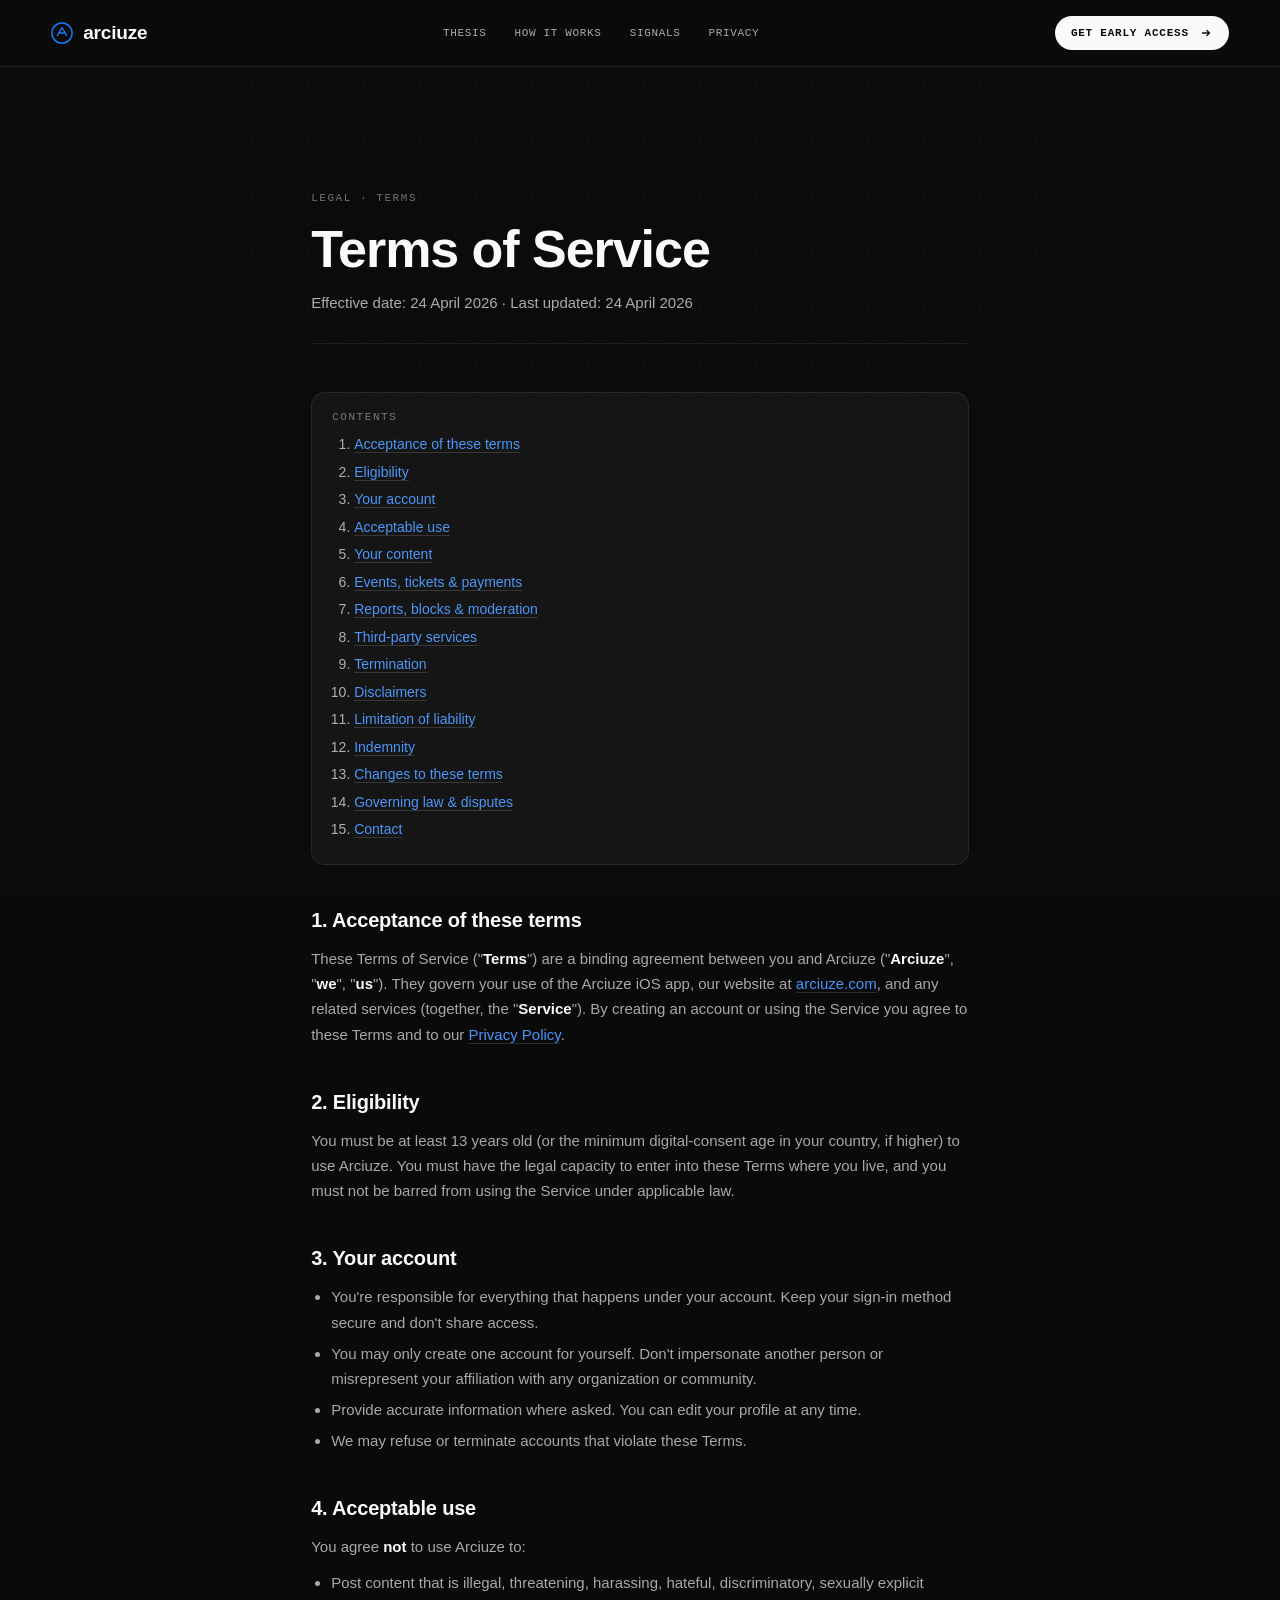
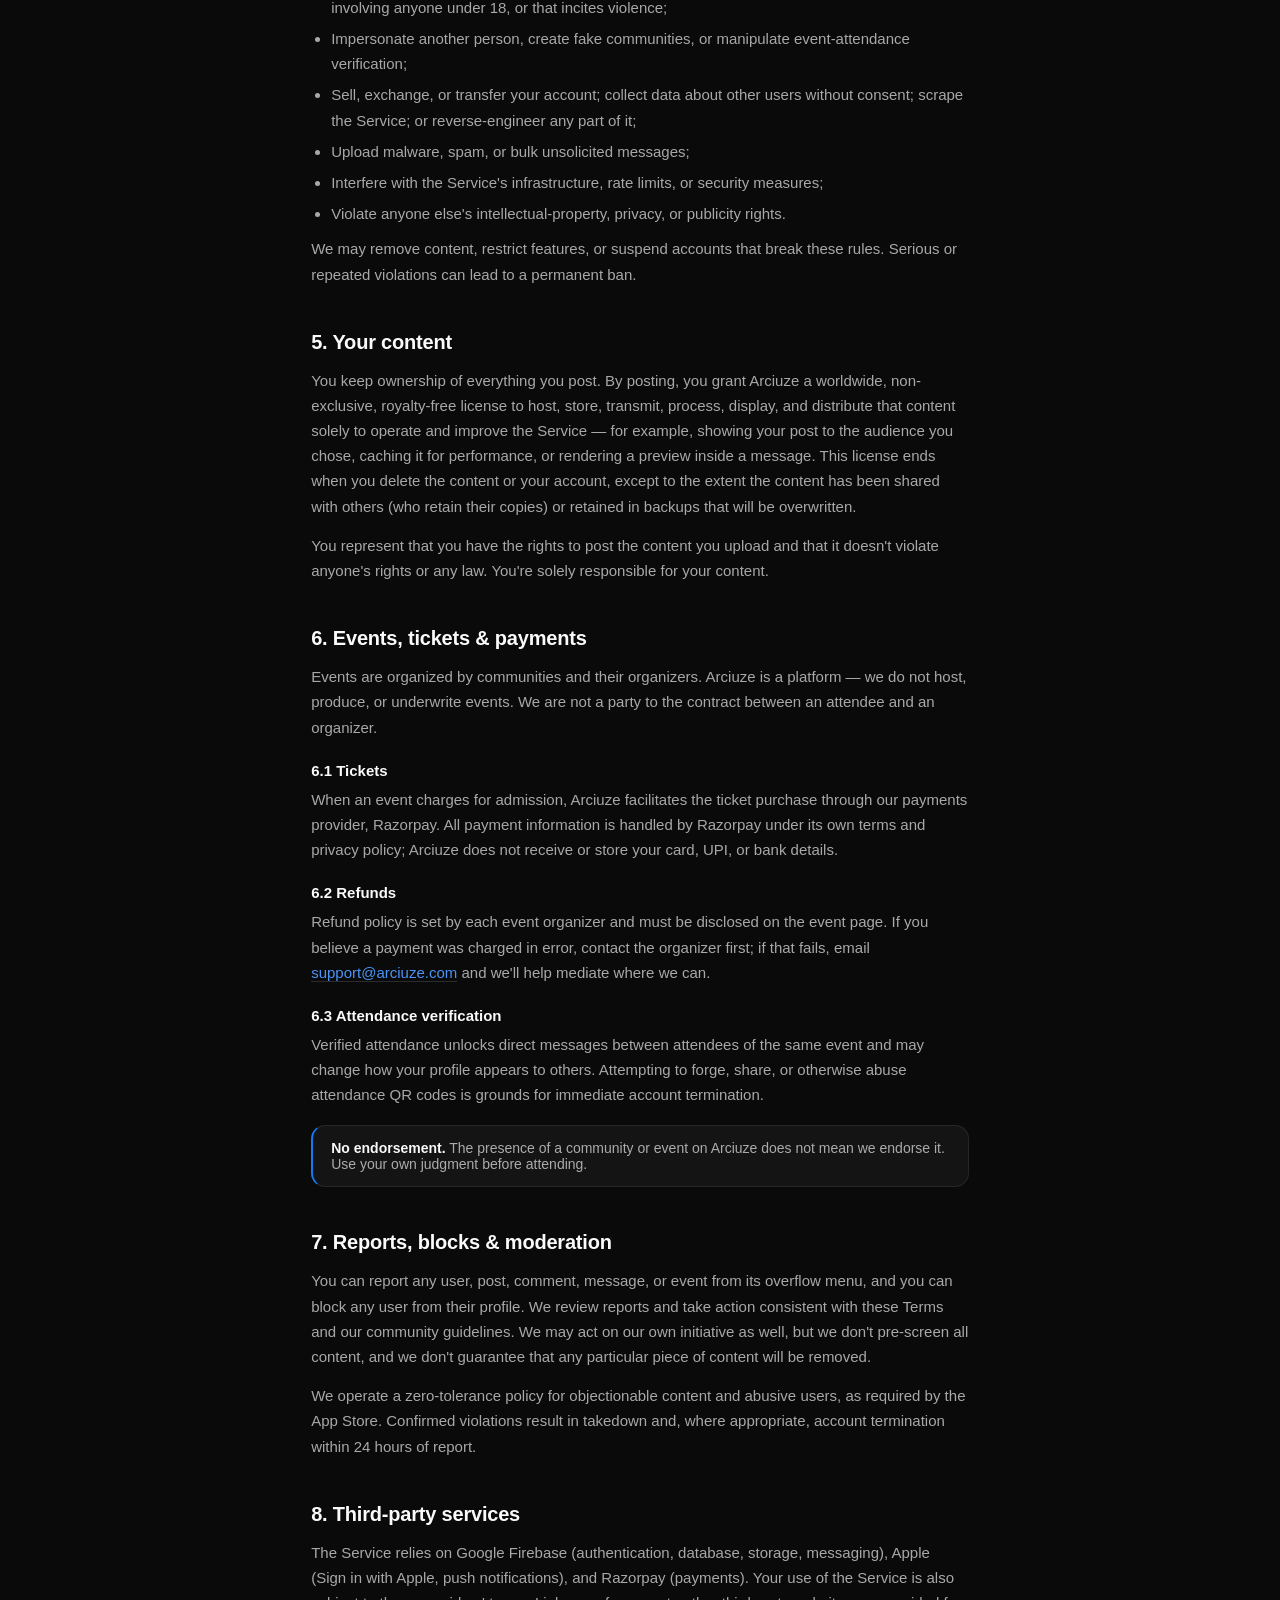
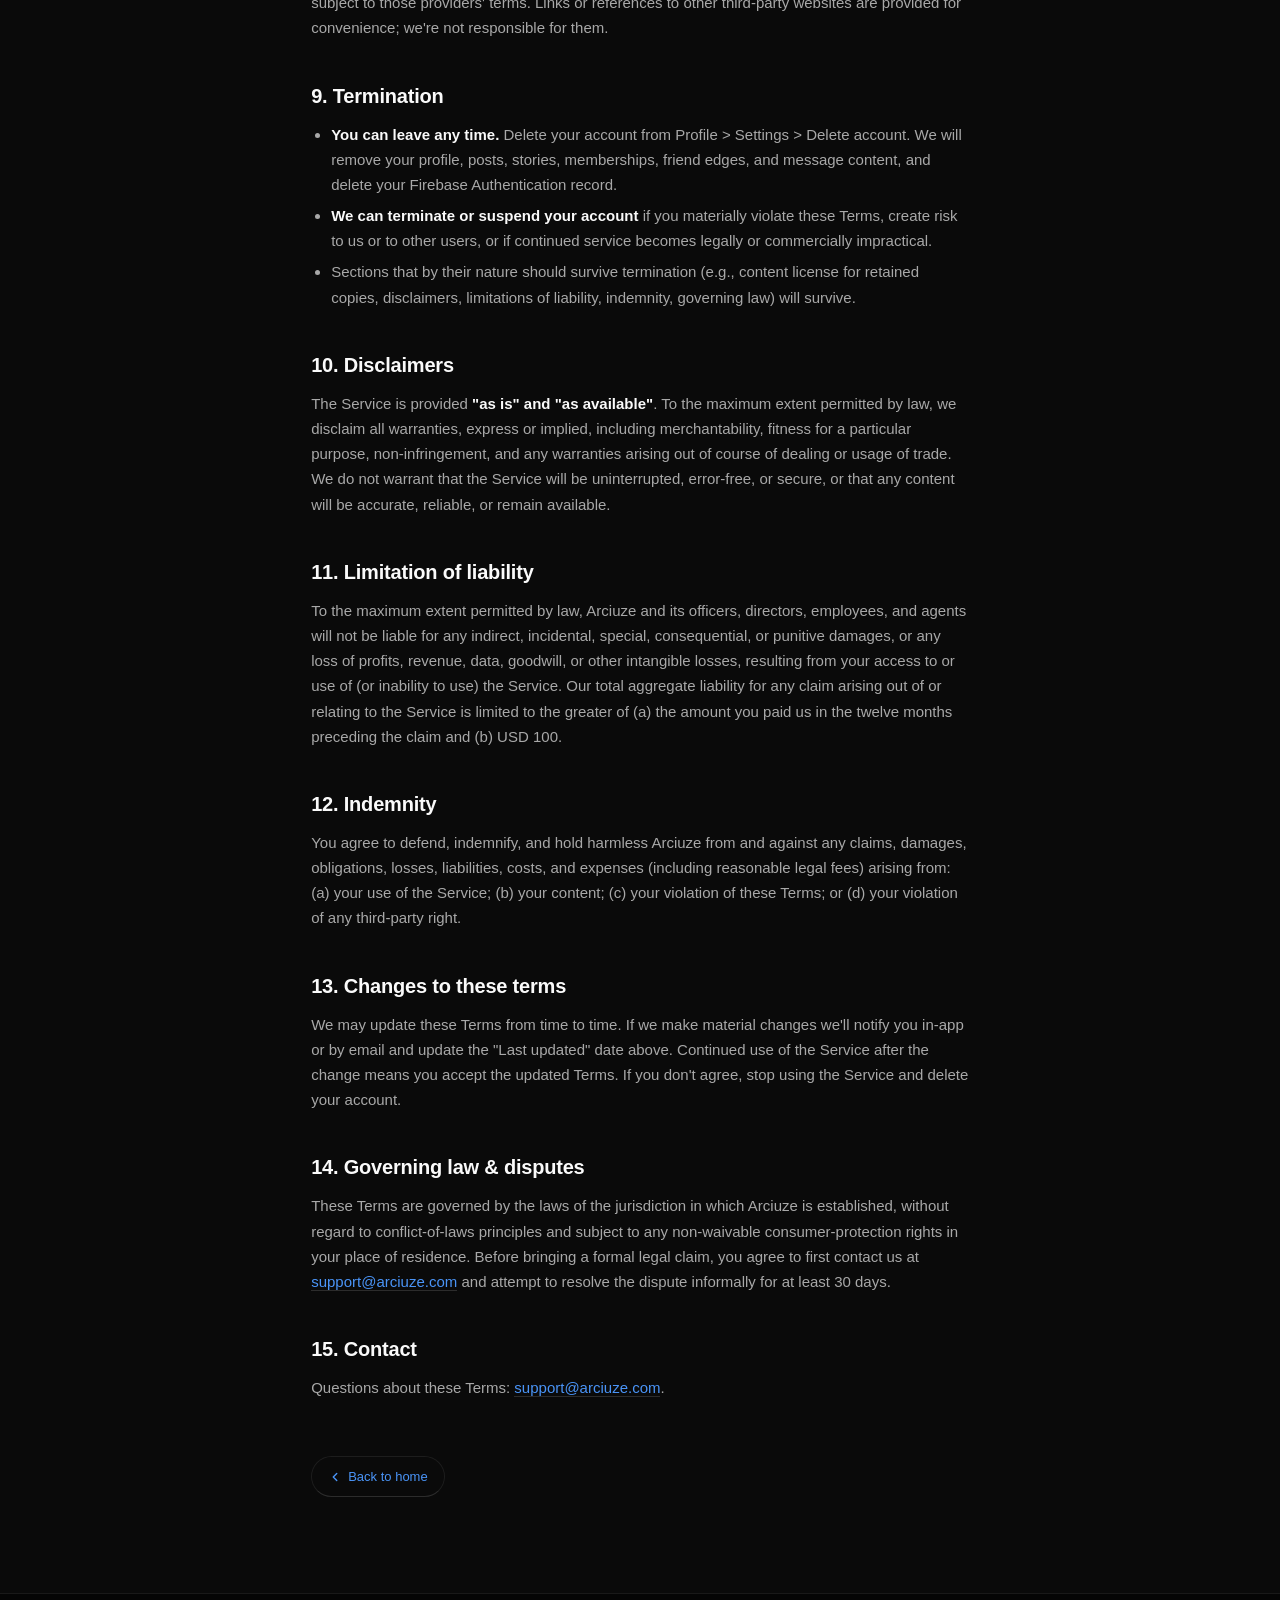
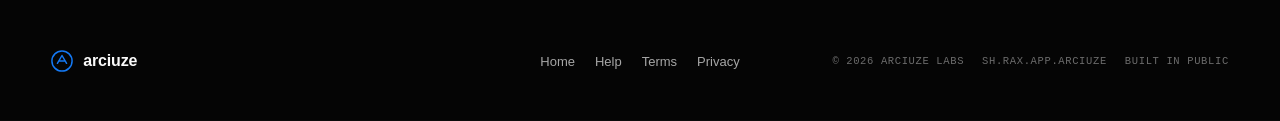
<file: terms.html>
<!doctype html>
<html lang="en">
<head>
<meta charset="utf-8" />
<meta name="viewport" content="width=device-width, initial-scale=1, viewport-fit=cover" />
<meta name="theme-color" content="#0A0A0A" />
<title>Terms of Service — arciuze</title>
<meta name="description" content="The rules for using Arciuze." />
<meta name="robots" content="index, follow" />
<link rel="stylesheet" href="styles.css" />
<style>
  .legal {
    max-width: 760px;
    margin: 0 auto;
    padding: 120px var(--page-px) 96px;
  }
  .legal__eyebrow {
    display: inline-block;
    font-family: var(--font-mono);
    font-size: 11px;
    letter-spacing: 0.14em;
    color: var(--ink-dim-2);
    text-transform: uppercase;
    margin-bottom: 18px;
  }
  .legal h1 {
    font-size: clamp(34px, 4.4vw, 52px);
    line-height: 1.04;
    letter-spacing: -0.02em;
    font-weight: 600;
    margin-bottom: 14px;
  }
  .legal__meta {
    color: var(--ink-dim);
    font-size: 14px;
    margin-bottom: 48px;
    padding-bottom: 28px;
    border-bottom: 1px solid var(--border);
  }
  .legal h2 {
    font-size: 20px;
    letter-spacing: -0.01em;
    font-weight: 600;
    margin-top: 44px;
    margin-bottom: 14px;
    color: var(--ink);
  }
  .legal h3 {
    font-size: 15px;
    font-weight: 600;
    margin-top: 22px;
    margin-bottom: 8px;
    color: var(--ink);
  }
  .legal p, .legal li {
    font-size: 15px;
    line-height: 1.68;
    color: var(--ink-dim);
  }
  .legal p + p { margin-top: 14px; }
  .legal ul {
    list-style: disc;
    padding-left: 20px;
    margin: 10px 0 10px;
  }
  .legal ul li { margin-bottom: 6px; }
  .legal a {
    color: var(--blue-400);
    border-bottom: 1px solid var(--border-2);
    transition: color 120ms var(--ease-out);
  }
  .legal a:hover { color: var(--blue-300); }
  .legal strong { color: var(--ink); font-weight: 600; }
  .legal__toc {
    margin: 8px 0 32px;
    padding: 18px 20px;
    border: 1px solid var(--border);
    border-radius: var(--radius-md);
    background: var(--surface);
  }
  .legal__toc-title {
    font-family: var(--font-mono);
    font-size: 11px;
    letter-spacing: 0.14em;
    color: var(--ink-dim-2);
    text-transform: uppercase;
    margin-bottom: 10px;
  }
  .legal__toc ol {
    list-style: decimal;
    padding-left: 22px;
  }
  .legal__toc li {
    font-size: 14px;
    margin-bottom: 4px;
  }
  .legal__back {
    display: inline-flex;
    align-items: center;
    gap: 6px;
    margin-top: 56px;
    padding: 12px 16px;
    border: 1px solid var(--border);
    border-radius: 999px;
    font-size: 13px;
    color: var(--ink-dim);
    transition: color 120ms var(--ease-out), border-color 120ms var(--ease-out);
  }
  .legal__back:hover { color: var(--ink); border-color: var(--border-2); }
  .legal__callout {
    margin: 18px 0 6px;
    padding: 14px 18px;
    border: 1px solid var(--border);
    border-left: 2px solid var(--blue);
    border-radius: var(--radius-md);
    background: var(--surface);
    font-size: 14px;
    color: var(--ink-dim);
  }
  @media (max-width: 640px) {
    .legal { padding-top: 88px; }
  }
</style>
</head>
<body>

<div class="grain" aria-hidden="true"></div>
<div class="dot-grid" aria-hidden="true"></div>

<header class="nav">
  <a href="/" class="nav__logo" aria-label="arciuze home">
    <svg viewBox="0 0 24 24" width="22" height="22" aria-hidden="true">
      <circle cx="12" cy="12" r="11" fill="none" stroke="currentColor" stroke-width="1.6"/>
      <path d="M7 14.5 12 6l5 8.5M9 12h6" fill="none" stroke="currentColor" stroke-width="1.6" stroke-linecap="round" stroke-linejoin="round"/>
    </svg>
    <span>arciuze</span>
  </a>
  <nav class="nav__links" aria-label="primary">
    <a href="/#thesis">Thesis</a>
    <a href="/#how">How it works</a>
    <a href="/#signals">Signals</a>
    <a href="/#privacy">Privacy</a>
  </nav>
  <a href="/#waitlist" class="nav__cta">
    <span>Get early access</span>
    <svg viewBox="0 0 16 16" width="14" height="14" aria-hidden="true"><path d="M4 8h8m-3-3 3 3-3 3" fill="none" stroke="currentColor" stroke-width="1.6" stroke-linecap="round" stroke-linejoin="round"/></svg>
  </a>
</header>

<main>
<article class="legal">

  <span class="legal__eyebrow">Legal · Terms</span>
  <h1>Terms of Service</h1>
  <p class="legal__meta">Effective date: 24 April 2026 · Last updated: 24 April 2026</p>

  <div class="legal__toc" aria-label="Table of contents">
    <div class="legal__toc-title">Contents</div>
    <ol>
      <li><a href="#accept">Acceptance of these terms</a></li>
      <li><a href="#eligibility">Eligibility</a></li>
      <li><a href="#account">Your account</a></li>
      <li><a href="#conduct">Acceptable use</a></li>
      <li><a href="#content">Your content</a></li>
      <li><a href="#events">Events, tickets &amp; payments</a></li>
      <li><a href="#moderation">Reports, blocks &amp; moderation</a></li>
      <li><a href="#third-parties">Third-party services</a></li>
      <li><a href="#termination">Termination</a></li>
      <li><a href="#disclaimers">Disclaimers</a></li>
      <li><a href="#liability">Limitation of liability</a></li>
      <li><a href="#indemnity">Indemnity</a></li>
      <li><a href="#changes">Changes to these terms</a></li>
      <li><a href="#law">Governing law &amp; disputes</a></li>
      <li><a href="#contact">Contact</a></li>
    </ol>
  </div>

  <h2 id="accept">1. Acceptance of these terms</h2>
  <p>
    These Terms of Service ("<strong>Terms</strong>") are a binding agreement between you and Arciuze ("<strong>Arciuze</strong>", "<strong>we</strong>", "<strong>us</strong>"). They govern your use of the Arciuze iOS app, our website at <a href="https://arciuze.com">arciuze.com</a>, and any related services (together, the "<strong>Service</strong>"). By creating an account or using the Service you agree to these Terms and to our <a href="/privacy">Privacy Policy</a>.
  </p>

  <h2 id="eligibility">2. Eligibility</h2>
  <p>
    You must be at least 13 years old (or the minimum digital-consent age in your country, if higher) to use Arciuze. You must have the legal capacity to enter into these Terms where you live, and you must not be barred from using the Service under applicable law.
  </p>

  <h2 id="account">3. Your account</h2>
  <ul>
    <li>You're responsible for everything that happens under your account. Keep your sign-in method secure and don't share access.</li>
    <li>You may only create one account for yourself. Don't impersonate another person or misrepresent your affiliation with any organization or community.</li>
    <li>Provide accurate information where asked. You can edit your profile at any time.</li>
    <li>We may refuse or terminate accounts that violate these Terms.</li>
  </ul>

  <h2 id="conduct">4. Acceptable use</h2>
  <p>You agree <strong>not</strong> to use Arciuze to:</p>
  <ul>
    <li>Post content that is illegal, threatening, harassing, hateful, discriminatory, sexually explicit involving anyone under 18, or that incites violence;</li>
    <li>Impersonate another person, create fake communities, or manipulate event-attendance verification;</li>
    <li>Sell, exchange, or transfer your account; collect data about other users without consent; scrape the Service; or reverse-engineer any part of it;</li>
    <li>Upload malware, spam, or bulk unsolicited messages;</li>
    <li>Interfere with the Service's infrastructure, rate limits, or security measures;</li>
    <li>Violate anyone else's intellectual-property, privacy, or publicity rights.</li>
  </ul>
  <p>We may remove content, restrict features, or suspend accounts that break these rules. Serious or repeated violations can lead to a permanent ban.</p>

  <h2 id="content">5. Your content</h2>
  <p>
    You keep ownership of everything you post. By posting, you grant Arciuze a worldwide, non-exclusive, royalty-free license to host, store, transmit, process, display, and distribute that content solely to operate and improve the Service — for example, showing your post to the audience you chose, caching it for performance, or rendering a preview inside a message. This license ends when you delete the content or your account, except to the extent the content has been shared with others (who retain their copies) or retained in backups that will be overwritten.
  </p>
  <p>
    You represent that you have the rights to post the content you upload and that it doesn't violate anyone's rights or any law. You're solely responsible for your content.
  </p>

  <h2 id="events">6. Events, tickets &amp; payments</h2>
  <p>
    Events are organized by communities and their organizers. Arciuze is a platform — we do not host, produce, or underwrite events. We are not a party to the contract between an attendee and an organizer.
  </p>

  <h3>6.1 Tickets</h3>
  <p>
    When an event charges for admission, Arciuze facilitates the ticket purchase through our payments provider, Razorpay. All payment information is handled by Razorpay under its own terms and privacy policy; Arciuze does not receive or store your card, UPI, or bank details.
  </p>

  <h3>6.2 Refunds</h3>
  <p>
    Refund policy is set by each event organizer and must be disclosed on the event page. If you believe a payment was charged in error, contact the organizer first; if that fails, email <a href="mailto:support@arciuze.com">support@arciuze.com</a> and we'll help mediate where we can.
  </p>

  <h3>6.3 Attendance verification</h3>
  <p>
    Verified attendance unlocks direct messages between attendees of the same event and may change how your profile appears to others. Attempting to forge, share, or otherwise abuse attendance QR codes is grounds for immediate account termination.
  </p>

  <div class="legal__callout">
    <strong>No endorsement.</strong> The presence of a community or event on Arciuze does not mean we endorse it. Use your own judgment before attending.
  </div>

  <h2 id="moderation">7. Reports, blocks &amp; moderation</h2>
  <p>
    You can report any user, post, comment, message, or event from its overflow menu, and you can block any user from their profile. We review reports and take action consistent with these Terms and our community guidelines. We may act on our own initiative as well, but we don't pre-screen all content, and we don't guarantee that any particular piece of content will be removed.
  </p>
  <p>
    We operate a zero-tolerance policy for objectionable content and abusive users, as required by the App Store. Confirmed violations result in takedown and, where appropriate, account termination within 24 hours of report.
  </p>

  <h2 id="third-parties">8. Third-party services</h2>
  <p>
    The Service relies on Google Firebase (authentication, database, storage, messaging), Apple (Sign in with Apple, push notifications), and Razorpay (payments). Your use of the Service is also subject to those providers' terms. Links or references to other third-party websites are provided for convenience; we're not responsible for them.
  </p>

  <h2 id="termination">9. Termination</h2>
  <ul>
    <li><strong>You can leave any time.</strong> Delete your account from Profile &gt; Settings &gt; Delete account. We will remove your profile, posts, stories, memberships, friend edges, and message content, and delete your Firebase Authentication record.</li>
    <li><strong>We can terminate or suspend your account</strong> if you materially violate these Terms, create risk to us or to other users, or if continued service becomes legally or commercially impractical.</li>
    <li>Sections that by their nature should survive termination (e.g., content license for retained copies, disclaimers, limitations of liability, indemnity, governing law) will survive.</li>
  </ul>

  <h2 id="disclaimers">10. Disclaimers</h2>
  <p>
    The Service is provided <strong>"as is" and "as available"</strong>. To the maximum extent permitted by law, we disclaim all warranties, express or implied, including merchantability, fitness for a particular purpose, non-infringement, and any warranties arising out of course of dealing or usage of trade. We do not warrant that the Service will be uninterrupted, error-free, or secure, or that any content will be accurate, reliable, or remain available.
  </p>

  <h2 id="liability">11. Limitation of liability</h2>
  <p>
    To the maximum extent permitted by law, Arciuze and its officers, directors, employees, and agents will not be liable for any indirect, incidental, special, consequential, or punitive damages, or any loss of profits, revenue, data, goodwill, or other intangible losses, resulting from your access to or use of (or inability to use) the Service. Our total aggregate liability for any claim arising out of or relating to the Service is limited to the greater of (a) the amount you paid us in the twelve months preceding the claim and (b) USD 100.
  </p>

  <h2 id="indemnity">12. Indemnity</h2>
  <p>
    You agree to defend, indemnify, and hold harmless Arciuze from and against any claims, damages, obligations, losses, liabilities, costs, and expenses (including reasonable legal fees) arising from: (a) your use of the Service; (b) your content; (c) your violation of these Terms; or (d) your violation of any third-party right.
  </p>

  <h2 id="changes">13. Changes to these terms</h2>
  <p>
    We may update these Terms from time to time. If we make material changes we'll notify you in-app or by email and update the "Last updated" date above. Continued use of the Service after the change means you accept the updated Terms. If you don't agree, stop using the Service and delete your account.
  </p>

  <h2 id="law">14. Governing law &amp; disputes</h2>
  <p>
    These Terms are governed by the laws of the jurisdiction in which Arciuze is established, without regard to conflict-of-laws principles and subject to any non-waivable consumer-protection rights in your place of residence. Before bringing a formal legal claim, you agree to first contact us at <a href="mailto:support@arciuze.com">support@arciuze.com</a> and attempt to resolve the dispute informally for at least 30 days.
  </p>

  <h2 id="contact">15. Contact</h2>
  <p>
    Questions about these Terms: <a href="mailto:support@arciuze.com">support@arciuze.com</a>.
  </p>

  <a class="legal__back" href="/">
    <svg viewBox="0 0 16 16" width="14" height="14" aria-hidden="true"><path d="M10 4 6 8l4 4" fill="none" stroke="currentColor" stroke-width="1.6" stroke-linecap="round" stroke-linejoin="round"/></svg>
    Back to home
  </a>

</article>
</main>

<footer class="foot">
  <div class="foot__inner">
    <div class="foot__brand">
      <svg viewBox="0 0 24 24" width="22" height="22" aria-hidden="true">
        <circle cx="12" cy="12" r="11" fill="none" stroke="currentColor" stroke-width="1.6"/>
        <path d="M7 14.5 12 6l5 8.5M9 12h6" fill="none" stroke="currentColor" stroke-width="1.6" stroke-linecap="round" stroke-linejoin="round"/>
      </svg>
      <span>arciuze</span>
    </div>
    <nav class="foot__links" aria-label="footer">
      <a href="/">Home</a>
      <a href="mailto:support@arciuze.com">Help</a>
      <a href="/terms">Terms</a>
      <a href="/privacy">Privacy</a>
    </nav>
    <div class="foot__mono">
      <span>© 2026 arciuze labs</span>
      <span>sh.rax.app.Arciuze</span>
      <span>built in public</span>
    </div>
  </div>
</footer>

</body>
</html>
</file>
<file: styles.css>
/* =========================================================
   arciuze — landing page
   Editorial dark-mode event-pass aesthetic
   Font: system SF Pro (matches iOS app)
   Accent: #1479F4 (matches app AccentColor.colorset)
   ========================================================= */

/* ---------- Reset ---------- */
*, *::before, *::after { box-sizing: border-box; }
html, body { margin: 0; padding: 0; }
body {
  min-height: 100vh;
  color: var(--ink);
  background: var(--bg);
  font-family: var(--font-sans);
  font-feature-settings: "ss01", "ss02", "cv01", "cv11";
  font-optical-sizing: auto;
  -webkit-font-smoothing: antialiased;
  -moz-osx-font-smoothing: grayscale;
  text-rendering: optimizeLegibility;
  overflow-x: clip;
}
img, svg { display: block; max-width: 100%; }
a { color: inherit; text-decoration: none; }
button { font: inherit; color: inherit; background: none; border: 0; cursor: pointer; }
input, textarea { font: inherit; color: inherit; background: none; border: 0; outline: 0; }
ol, ul { list-style: none; margin: 0; padding: 0; }
h1, h2, h3, h4, p, blockquote { margin: 0; }

/* ---------- Tokens ---------- */
:root {
  /* palette — matches iOS app */
  --bg:          #0A0A0A;
  --bg-elev-1:   #121212;
  --bg-elev-2:   #181818;
  --surface:     rgba(255,255,255,0.045);
  --surface-2:   rgba(255,255,255,0.07);
  --border:      rgba(255,255,255,0.08);
  --border-2:    rgba(255,255,255,0.14);

  --ink:         #FAFAFA;
  --ink-dim:     rgba(250,250,250,0.66);
  --ink-dim-2:   rgba(250,250,250,0.42);
  --ink-dim-3:   rgba(250,250,250,0.22);

  --blue:        #1479F4;   /* exact accent from app */
  --blue-500:    #1479F4;
  --blue-400:    #4A94F7;
  --blue-300:    #7DB3FA;
  --blue-deep:   #0D5FC4;
  --blue-soft:   rgba(20,121,244,0.12);
  --blue-soft-2: rgba(20,121,244,0.24);

  --green:       #34C759;
  --red:         #FF3B30;

  /* typography */
  --font-sans: -apple-system, BlinkMacSystemFont, "SF Pro Display", "SF Pro Text",
               "Helvetica Neue", Helvetica, Arial, "system-ui", sans-serif;
  --font-mono: "SF Mono", ui-monospace, "Menlo", "Monaco", "Cascadia Mono", monospace;

  /* motion */
  --ease-out: cubic-bezier(0.2, 0.7, 0.2, 1);
  --ease-in-out: cubic-bezier(0.65, 0, 0.35, 1);

  /* layout */
  --page-px: clamp(20px, 4vw, 56px);
  --max-w: 1440px;
  --radius-lg: 24px;
  --radius-md: 14px;
  --radius-sm: 8px;
}

/* ---------- Overlays: grain + dot grid ---------- */
.grain {
  position: fixed; inset: 0;
  pointer-events: none;
  z-index: 100;
  opacity: 0.08;
  mix-blend-mode: overlay;
  background-image: url("data:image/svg+xml;utf8,<svg xmlns='http://www.w3.org/2000/svg' width='220' height='220'><filter id='n'><feTurbulence type='fractalNoise' baseFrequency='0.9' numOctaves='2' seed='7' stitchTiles='stitch'/><feColorMatrix values='0 0 0 0 1  0 0 0 0 1  0 0 0 0 1  0 0 0 0.6 0'/></filter><rect width='100%25' height='100%25' filter='url(%23n)'/></svg>");
}
.dot-grid {
  position: fixed; inset: 0;
  pointer-events: none;
  z-index: 0;
  background-image: radial-gradient(rgba(255,255,255,0.045) 1px, transparent 1px);
  background-size: 28px 28px;
  background-position: -14px -14px;
  mask-image: radial-gradient(ellipse 80% 60% at 50% 20%, #000 40%, transparent 90%);
  -webkit-mask-image: radial-gradient(ellipse 80% 60% at 50% 20%, #000 40%, transparent 90%);
}

/* ---------- Typography ---------- */
.section__marker,
.tag,
.ticket__label, .ticket__value, .ticket__tier, .ticket__eyebrow,
.signal__label, .signal__weight, .signal__x,
.form__label, .foot__mono span,
.city__status,
.mode__idx,
.scan-panel__status, .scan-panel__badge,
.event-mini__pill,
.chip,
.hero__note,
.ticket__stub-label,
.nav__links a, .nav__cta,
.step__idx {
  font-family: var(--font-mono);
  font-feature-settings: "tnum", "zero";
  letter-spacing: 0.06em;
  text-transform: uppercase;
}

.num-scramble { font-family: var(--font-mono); letter-spacing: 0.08em; }

/* ---------- Navigation ---------- */
.nav {
  position: sticky;
  top: 0;
  z-index: 40;
  display: flex;
  align-items: center;
  justify-content: space-between;
  gap: 24px;
  padding: 16px var(--page-px);
  backdrop-filter: saturate(160%) blur(12px);
  -webkit-backdrop-filter: saturate(160%) blur(12px);
  background: linear-gradient(180deg, rgba(10,10,10,0.75), rgba(10,10,10,0.4));
  border-bottom: 1px solid var(--border);
}
.nav__logo {
  display: inline-flex; align-items: center; gap: 10px;
  font-weight: 700; font-size: 19px; letter-spacing: -0.01em;
}
.nav__logo svg { color: var(--blue); }
.nav__links {
  display: flex; gap: 28px;
  font-size: 11px;
}
.nav__links a {
  color: var(--ink-dim);
  transition: color 180ms var(--ease-out);
}
.nav__links a:hover { color: var(--ink); }
.nav__cta {
  display: inline-flex; align-items: center; gap: 10px;
  padding: 10px 16px;
  background: var(--ink);
  color: #0A0A0A;
  border-radius: 999px;
  font-size: 11px;
  letter-spacing: 0.07em;
  font-weight: 600;
  transition: transform 180ms var(--ease-out), background 180ms;
}
.nav__cta:hover { transform: translateY(-1px); background: #fff; }
@media (max-width: 820px) {
  .nav__links { display: none; }
}

/* ---------- Buttons ---------- */
.btn {
  display: inline-flex;
  align-items: center;
  gap: 10px;
  padding: 16px 22px;
  border-radius: 999px;
  font-weight: 600;
  font-size: 15px;
  letter-spacing: -0.005em;
  transition: transform 180ms var(--ease-out),
              background 240ms var(--ease-out),
              box-shadow 240ms var(--ease-out),
              color 180ms;
  white-space: nowrap;
  position: relative;
  overflow: hidden;
}
.btn--primary {
  background: var(--blue);
  color: #fff;
  box-shadow:
    0 0 0 1px rgba(255,255,255,0.08) inset,
    0 14px 40px -18px rgba(20,121,244,0.9),
    0 2px 6px rgba(20,121,244,0.3);
}
.btn--primary:hover { transform: translateY(-2px); background: #2A8AF9; }
.btn--primary:active { transform: translateY(0); }
.btn--ghost {
  background: transparent;
  color: var(--ink);
  box-shadow: 0 0 0 1px var(--border-2) inset;
}
.btn--ghost:hover { background: var(--surface); box-shadow: 0 0 0 1px rgba(255,255,255,0.28) inset; }
.btn--wide { width: 100%; justify-content: center; padding: 18px 22px; }

/* shimmer on primary */
.btn--primary::after {
  content: "";
  position: absolute; top: 0; left: -60%;
  width: 40%; height: 100%;
  background: linear-gradient(100deg, transparent, rgba(255,255,255,0.28), transparent);
  transform: skewX(-20deg);
  transition: left 900ms var(--ease-out);
  pointer-events: none;
}
.btn--primary:hover::after { left: 120%; }

/* ---------- Tags ---------- */
.tag {
  display: inline-flex; align-items: center; gap: 8px;
  padding: 6px 10px;
  font-size: 10.5px;
  border-radius: 999px;
  background: var(--surface);
  color: var(--ink-dim);
  border: 1px solid var(--border);
}
.tag--pulse .tag__dot {
  width: 7px; height: 7px; border-radius: 50%;
  background: var(--blue);
  box-shadow: 0 0 0 0 rgba(20,121,244, 0.6);
  animation: pulse 2s var(--ease-out) infinite;
}
.tag--mono { font-variant-numeric: tabular-nums; }
@keyframes pulse {
  0% { box-shadow: 0 0 0 0 rgba(20,121,244, 0.55); }
  70% { box-shadow: 0 0 0 12px rgba(20,121,244, 0); }
  100% { box-shadow: 0 0 0 0 rgba(20,121,244, 0); }
}

/* ---------- Section chrome ---------- */
main { position: relative; z-index: 1; }
section {
  padding: clamp(72px, 9vw, 140px) var(--page-px);
  max-width: var(--max-w);
  margin: 0 auto;
  position: relative;
}
.section__marker {
  display: inline-block;
  font-size: 10.5px;
  color: var(--ink-dim-2);
  padding-bottom: 40px;
  position: relative;
}
.section__marker::before {
  content: "";
  display: inline-block;
  width: 28px; height: 1px;
  background: var(--blue);
  vertical-align: middle;
  margin-right: 12px;
  transform: translateY(-2px);
}
.section__title {
  font-size: clamp(40px, 6.4vw, 88px);
  line-height: 0.98;
  letter-spacing: -0.035em;
  font-weight: 700;
  max-width: 18ch;
}
.section__title em {
  font-style: italic;
  font-weight: 600;
  color: var(--blue);
}
.section__sub {
  display: block;
  font-size: 0.58em;
  color: var(--ink-dim);
  letter-spacing: -0.02em;
  font-weight: 500;
  margin-top: 16px;
  font-style: normal;
}

/* =========================================================
   HERO
   ========================================================= */
.hero {
  padding-top: clamp(56px, 8vw, 120px);
  padding-bottom: 0;
  position: relative;
}
.hero__inner { position: relative; }

.hero__meta {
  display: flex; gap: 10px; flex-wrap: wrap;
  margin-bottom: 40px;
}

.hero__title {
  font-size: clamp(44px, 10.4vw, 180px);
  line-height: 0.92;
  letter-spacing: -0.055em;
  font-weight: 700;
  color: var(--ink);
  position: relative;
  z-index: 2;
}
.hero__line { display: block; }
.hero__em {
  font-style: italic;
  font-weight: 600;
  color: var(--blue);
  letter-spacing: -0.04em;
  position: relative;
}
.hero__em::before {
  content: "";
  position: absolute;
  left: -0.04em; right: -0.04em;
  top: 48%; height: 0.42em;
  background: var(--blue-soft);
  z-index: -1;
  transform: skewX(-6deg);
  border-radius: 4px;
}
.kerned { letter-spacing: -0.055em; }

.hero__grid {
  display: grid;
  grid-template-columns: 1.2fr 1fr;
  gap: clamp(32px, 5vw, 80px);
  align-items: start;
  margin-top: clamp(48px, 7vw, 96px);
  position: relative;
}
@media (max-width: 920px) { .hero__grid { grid-template-columns: 1fr; } }

.hero__lede {
  font-size: clamp(18px, 1.5vw, 22px);
  line-height: 1.5;
  color: var(--ink-dim);
  max-width: 44ch;
  letter-spacing: -0.008em;
}
.lede__lead {
  display: block;
  color: var(--ink);
  font-weight: 500;
  margin-bottom: 12px;
}

.hero__cta {
  display: flex; gap: 14px; flex-wrap: wrap; align-items: center;
  margin-top: clamp(40px, 5vw, 72px);
}
.hero__note {
  font-size: 12px;
  color: var(--ink-dim-2);
  text-transform: none;
  letter-spacing: 0;
  margin-left: 6px;
  font-family: var(--font-sans);
}
.hero__note a { color: var(--ink); border-bottom: 1px solid var(--border-2); }
.hero__note a:hover { border-color: var(--blue); }

/* marquee */
.hero__marquee {
  margin-top: clamp(56px, 7vw, 96px);
  border-top: 1px solid var(--border);
  border-bottom: 1px solid var(--border);
  overflow: hidden;
  padding: 18px 0;
  background: linear-gradient(90deg, transparent, rgba(20,121,244,0.04), transparent);
}
.marquee__track {
  display: inline-flex; gap: 28px;
  white-space: nowrap;
  animation: marquee 44s linear infinite;
  font-family: var(--font-mono);
  font-size: 12px;
  text-transform: uppercase;
  letter-spacing: 0.16em;
  color: var(--ink-dim);
}
.marquee__track .dot { color: var(--blue); }
@keyframes marquee {
  from { transform: translateX(0); }
  to { transform: translateX(-50%); }
}

/* =========================================================
   TICKET STUB — hero aside
   ========================================================= */
.ticket {
  --t-w: clamp(280px, 30vw, 420px);
  position: relative;
  display: flex; flex-direction: column;
  width: var(--t-w);
  justify-self: end;
  transform-style: preserve-3d;
  transition: transform 420ms var(--ease-out);
  will-change: transform;
  filter: drop-shadow(0 28px 60px rgba(0,0,0,0.55))
          drop-shadow(0 4px 12px rgba(20,121,244,0.18));
}
@media (max-width: 920px) { .ticket { justify-self: center; margin-top: 12px; } }

.ticket__body,
.ticket__stub {
  background:
    linear-gradient(145deg, #F7F7F5 0%, #EAE6DD 60%, #D9D4C7 100%);
  color: #0A0A0A;
  position: relative;
  padding: 24px 22px;
  overflow: hidden;
}
.ticket__body {
  border-top-left-radius: var(--radius-lg);
  border-top-right-radius: var(--radius-lg);
  min-height: 360px;
  display: flex; flex-direction: column; gap: 18px;
}
.ticket__body::before {
  /* grid paper texture */
  content: "";
  position: absolute; inset: 0;
  background-image:
    linear-gradient(rgba(0,0,0,0.03) 1px, transparent 1px),
    linear-gradient(90deg, rgba(0,0,0,0.03) 1px, transparent 1px);
  background-size: 22px 22px;
  background-position: -1px -1px;
  mix-blend-mode: multiply;
  pointer-events: none;
}
.ticket__body::after {
  /* slight paper grain */
  content: "";
  position: absolute; inset: 0;
  background: radial-gradient(ellipse at 20% 10%, rgba(255,255,255,0.6), transparent 50%),
              radial-gradient(ellipse at 80% 90%, rgba(0,0,0,0.05), transparent 55%);
  pointer-events: none;
}

.ticket__head {
  display: flex; justify-content: space-between; align-items: center; gap: 12px;
  position: relative; z-index: 1;
}
.ticket__brand { display: inline-flex; align-items: center; gap: 10px; }
.ticket__mark {
  width: 28px; height: 28px;
  border-radius: 50%;
  background: var(--blue);
  color: #fff;
  display: grid; place-items: center;
  font-weight: 800; font-size: 15px;
  letter-spacing: -0.02em;
  box-shadow: inset 0 -2px 0 rgba(0,0,0,0.1);
}
.ticket__name {
  font-size: 13px;
  font-weight: 600;
  letter-spacing: -0.01em;
}
.ticket__tier {
  font-size: 9.5px;
  color: rgba(0,0,0,0.56);
  padding: 4px 8px;
  border: 1px dashed rgba(0,0,0,0.2);
  border-radius: 999px;
}

.ticket__event { position: relative; z-index: 1; }
.ticket__eyebrow {
  font-family: var(--font-mono);
  font-size: 10px;
  text-transform: uppercase;
  letter-spacing: 0.12em;
  color: rgba(0,0,0,0.52);
}
.ticket__title {
  font-size: clamp(22px, 2.4vw, 30px);
  line-height: 0.95;
  letter-spacing: -0.03em;
  font-weight: 700;
  margin-top: 6px;
  font-family: "Times New Roman", "Georgia", serif;
  font-style: italic;
}

.ticket__meta {
  display: grid; grid-template-columns: repeat(3, 1fr);
  gap: 10px;
  margin-top: auto;
  padding-top: 14px;
  border-top: 1px dashed rgba(0,0,0,0.22);
  position: relative; z-index: 1;
}
.ticket__label {
  display: block;
  font-family: var(--font-mono);
  font-size: 9px;
  text-transform: uppercase;
  letter-spacing: 0.1em;
  color: rgba(0,0,0,0.5);
}
.ticket__value {
  display: block;
  font-size: 13px;
  font-weight: 600;
  margin-top: 4px;
  letter-spacing: -0.01em;
  font-variant-numeric: tabular-nums;
}

.ticket__stamp {
  position: absolute;
  right: 18px; top: 120px;
  width: 96px; height: 96px;
  border: 2px solid var(--blue);
  border-radius: 50%;
  display: grid; place-items: center;
  transform: rotate(-14deg);
  opacity: 0.78;
  font-family: var(--font-mono);
  text-transform: uppercase;
  letter-spacing: 0.16em;
  font-size: 11px;
  color: var(--blue);
  mix-blend-mode: multiply;
}
.ticket__stamp::before {
  content: ""; position: absolute; inset: 5px;
  border: 1px solid var(--blue);
  border-radius: 50%;
}
.ticket__stamp span {
  position: relative;
  padding: 6px 6px;
  background: rgba(20,121,244,0.05);
}

/* perforation */
.ticket__perf {
  position: relative;
  height: 20px;
  background:
    radial-gradient(circle at 10px 10px, var(--bg) 4.5px, transparent 5px) 0 0 / 20px 20px,
    linear-gradient(90deg, #D9D4C7, #EAE6DD);
  border-left: 1px dashed rgba(0,0,0,0.22);
  border-right: 1px dashed rgba(0,0,0,0.22);
}
.ticket__perf::before,
.ticket__perf::after {
  content: "";
  position: absolute;
  top: 50%; transform: translateY(-50%);
  width: 20px; height: 20px;
  background: var(--bg);
  border-radius: 50%;
}
.ticket__perf::before { left: -10px; }
.ticket__perf::after { right: -10px; }

/* stub */
.ticket__stub {
  border-bottom-left-radius: var(--radius-lg);
  border-bottom-right-radius: var(--radius-lg);
  display: flex; align-items: center; gap: 18px;
  padding: 20px 22px 22px;
}
.ticket__qr {
  position: relative;
  width: 92px; height: 92px;
  flex-shrink: 0;
  background: #0A0A0A;
  padding: 8px;
  border-radius: 10px;
  overflow: hidden;
}
.qr__code {
  width: 100%; height: 100%;
  --c: #FAFAFA;
  background:
    /* finder patterns (three corners) */
    radial-gradient(square at 0 0, transparent 0) 0 0,
    /* constructed fake QR via repeating gradient + positioned squares */
    conic-gradient(from 0deg at 50% 50%, var(--c) 0 25%, transparent 0 50%, var(--c) 0 75%, transparent 0);
  background-size: 100% 100%;
  position: relative;
  image-rendering: pixelated;
  mask-image:
    /* random looking dots via multiple radial stops */
    radial-gradient(circle, #000 35%, transparent 36%) 0 0 / 10% 10%,
    linear-gradient(#000,#000);
  -webkit-mask-image:
    radial-gradient(circle, #000 35%, transparent 36%) 0 0 / 10% 10%,
    linear-gradient(#000,#000);
  -webkit-mask-composite: source-in;
  mask-composite: intersect;
}
/* Simpler, more reliable "QR-like" pattern using SVG data URI */
.qr__code {
  background:
    url("data:image/svg+xml;utf8,<svg xmlns='http://www.w3.org/2000/svg' viewBox='0 0 25 25' shape-rendering='crispEdges'><rect width='25' height='25' fill='%230A0A0A'/><g fill='%23FAFAFA'><rect x='0' y='0' width='7' height='7'/><rect x='1' y='1' width='5' height='5' fill='%230A0A0A'/><rect x='2' y='2' width='3' height='3'/><rect x='18' y='0' width='7' height='7'/><rect x='19' y='1' width='5' height='5' fill='%230A0A0A'/><rect x='20' y='2' width='3' height='3'/><rect x='0' y='18' width='7' height='7'/><rect x='1' y='19' width='5' height='5' fill='%230A0A0A'/><rect x='2' y='20' width='3' height='3'/><rect x='8' y='0' width='1' height='1'/><rect x='10' y='0' width='1' height='1'/><rect x='12' y='0' width='1' height='1'/><rect x='14' y='0' width='1' height='1'/><rect x='16' y='0' width='1' height='1'/><rect x='9' y='2' width='1' height='1'/><rect x='11' y='2' width='2' height='1'/><rect x='14' y='2' width='1' height='1'/><rect x='16' y='2' width='1' height='1'/><rect x='8' y='4' width='2' height='1'/><rect x='12' y='4' width='1' height='1'/><rect x='14' y='4' width='2' height='1'/><rect x='9' y='6' width='1' height='1'/><rect x='11' y='6' width='1' height='1'/><rect x='13' y='6' width='1' height='1'/><rect x='16' y='6' width='1' height='1'/><rect x='0' y='8' width='1' height='1'/><rect x='2' y='8' width='2' height='1'/><rect x='6' y='8' width='1' height='1'/><rect x='9' y='8' width='1' height='2'/><rect x='12' y='8' width='2' height='1'/><rect x='15' y='8' width='1' height='1'/><rect x='18' y='8' width='1' height='1'/><rect x='20' y='8' width='2' height='1'/><rect x='23' y='8' width='1' height='1'/><rect x='1' y='10' width='2' height='1'/><rect x='4' y='10' width='1' height='2'/><rect x='7' y='10' width='1' height='1'/><rect x='11' y='10' width='1' height='1'/><rect x='13' y='10' width='2' height='1'/><rect x='17' y='10' width='1' height='1'/><rect x='19' y='10' width='1' height='1'/><rect x='21' y='10' width='1' height='2'/><rect x='0' y='12' width='1' height='1'/><rect x='2' y='12' width='1' height='2'/><rect x='6' y='12' width='2' height='1'/><rect x='9' y='12' width='1' height='1'/><rect x='12' y='12' width='1' height='1'/><rect x='15' y='12' width='2' height='1'/><rect x='18' y='12' width='1' height='2'/><rect x='23' y='12' width='1' height='1'/><rect x='4' y='14' width='1' height='1'/><rect x='8' y='14' width='2' height='1'/><rect x='11' y='14' width='1' height='1'/><rect x='14' y='14' width='1' height='2'/><rect x='17' y='14' width='1' height='1'/><rect x='20' y='14' width='2' height='1'/><rect x='23' y='14' width='1' height='1'/><rect x='0' y='16' width='1' height='1'/><rect x='2' y='16' width='2' height='1'/><rect x='5' y='16' width='1' height='1'/><rect x='7' y='16' width='1' height='2'/><rect x='10' y='16' width='1' height='1'/><rect x='12' y='16' width='2' height='1'/><rect x='16' y='16' width='1' height='1'/><rect x='19' y='16' width='1' height='1'/><rect x='22' y='16' width='1' height='1'/><rect x='8' y='18' width='1' height='1'/><rect x='10' y='18' width='2' height='1'/><rect x='13' y='18' width='1' height='1'/><rect x='15' y='18' width='2' height='1'/><rect x='18' y='18' width='1' height='1'/><rect x='20' y='18' width='1' height='1'/><rect x='22' y='18' width='2' height='1'/><rect x='9' y='20' width='1' height='2'/><rect x='12' y='20' width='1' height='1'/><rect x='14' y='20' width='2' height='1'/><rect x='17' y='20' width='1' height='1'/><rect x='19' y='20' width='1' height='1'/><rect x='21' y='20' width='1' height='2'/><rect x='23' y='20' width='1' height='1'/><rect x='8' y='22' width='1' height='1'/><rect x='11' y='22' width='2' height='1'/><rect x='14' y='22' width='1' height='1'/><rect x='16' y='22' width='1' height='1'/><rect x='18' y='22' width='2' height='1'/><rect x='22' y='22' width='1' height='1'/><rect x='10' y='24' width='1' height='1'/><rect x='12' y='24' width='1' height='1'/><rect x='15' y='24' width='1' height='1'/><rect x='17' y='24' width='1' height='1'/><rect x='20' y='24' width='1' height='1'/><rect x='23' y='24' width='1' height='1'/></g></svg>");
  background-size: 100% 100%;
  background-repeat: no-repeat;
  mask-image: none;
  -webkit-mask-image: none;
  image-rendering: pixelated;
  border-radius: 4px;
}
.qr__scanline {
  position: absolute;
  left: 8px; right: 8px;
  height: 2px;
  background: linear-gradient(90deg, transparent, var(--blue), transparent);
  box-shadow: 0 0 10px var(--blue), 0 0 20px rgba(20,121,244,0.6);
  top: 12px;
  animation: scanline 2.4s var(--ease-in-out) infinite;
}
@keyframes scanline {
  0%   { top: 12px; opacity: 0; }
  10%  { opacity: 1; }
  90%  { opacity: 1; }
  100% { top: calc(100% - 14px); opacity: 0; }
}
.ticket__stub-label {
  font-size: 10px;
  color: rgba(0,0,0,0.56);
}

/* =========================================================
   THESIS
   ========================================================= */
.thesis__grid {
  display: grid;
  grid-template-columns: 1.3fr 1fr;
  gap: clamp(40px, 6vw, 96px);
  align-items: start;
}
@media (max-width: 920px) { .thesis__grid { grid-template-columns: 1fr; } }

.thesis__quote {
  position: relative;
  font-size: clamp(24px, 3vw, 44px);
  line-height: 1.18;
  letter-spacing: -0.025em;
  font-weight: 500;
  max-width: 24ch;
  color: var(--ink);
  padding-left: 0.12em;
}
.thesis__quote-mark {
  position: absolute;
  left: -0.6em; top: -0.3em;
  font-size: 4em;
  line-height: 1;
  color: var(--blue);
  font-family: "Times New Roman", Georgia, serif;
  font-style: italic;
  opacity: 0.9;
}

.thesis__stats {
  display: grid;
  gap: 28px;
}
.stat {
  padding: 28px 0 28px;
  border-top: 1px solid var(--border);
  display: grid;
  grid-template-columns: auto 1fr;
  gap: 6px 16px;
  align-items: baseline;
}
.stat:last-child { border-bottom: 1px solid var(--border); }
.stat__num {
  grid-column: 1;
  font-size: clamp(52px, 6vw, 86px);
  line-height: 0.9;
  font-weight: 700;
  letter-spacing: -0.04em;
  color: var(--ink);
  font-variant-numeric: tabular-nums;
}
.stat__unit {
  grid-column: 1;
  justify-self: end;
  align-self: start;
  font-size: 16px;
  color: var(--blue);
  letter-spacing: 0.08em;
  font-family: var(--font-mono);
  margin-left: -4px;
  padding-top: 8px;
}
.stat:nth-child(1) .stat__unit { margin-left: 4px; }
.stat__label {
  grid-column: 2;
  align-self: end;
  font-size: 14px;
  color: var(--ink-dim);
  line-height: 1.5;
  max-width: 34ch;
}

/* =========================================================
   HOW IT WORKS
   ========================================================= */
.steps {
  margin-top: 48px;
  display: grid;
  gap: 1px;
  background: var(--border);
  border: 1px solid var(--border);
  border-radius: var(--radius-lg);
  overflow: hidden;
}
.step {
  display: grid;
  grid-template-columns: 1fr 1.2fr;
  gap: clamp(32px, 5vw, 80px);
  padding: clamp(32px, 5vw, 60px);
  background: var(--bg);
  transition: background 300ms var(--ease-out);
  position: relative;
}
.step:hover { background: var(--bg-elev-1); }
@media (max-width: 820px) { .step { grid-template-columns: 1fr; } }

.step__idx {
  font-size: 56px;
  line-height: 1;
  font-weight: 700;
  color: var(--ink-dim-3);
  letter-spacing: -0.03em;
  transition: color 300ms var(--ease-out);
  align-self: start;
}
.step:hover .step__idx { color: var(--blue); }

.step__body h3 {
  font-size: clamp(24px, 2.5vw, 36px);
  line-height: 1.04;
  letter-spacing: -0.025em;
  font-weight: 600;
  margin-bottom: 16px;
  max-width: 22ch;
}
.step__body p {
  font-size: 16px;
  color: var(--ink-dim);
  line-height: 1.55;
  max-width: 46ch;
}
.step__body em { font-style: italic; color: var(--blue); font-weight: 500; }

.chips { display: flex; flex-wrap: wrap; gap: 8px; margin-top: 24px; }
.chip {
  font-size: 11px;
  padding: 8px 12px;
  border: 1px solid var(--border);
  border-radius: 999px;
  background: var(--surface);
  color: var(--ink-dim);
  transition: border-color 180ms, color 180ms, background 180ms;
}
.chip:hover { border-color: var(--blue); color: var(--blue); background: var(--blue-soft); }

.event-mini { margin-top: 24px; display: grid; gap: 1px; background: var(--border); border: 1px solid var(--border); border-radius: var(--radius-md); overflow: hidden; }
.event-mini__row {
  display: flex; justify-content: space-between; align-items: center;
  padding: 14px 16px;
  background: var(--bg-elev-1);
  font-size: 13px;
  color: var(--ink);
  font-variant-numeric: tabular-nums;
}
.event-mini__pill {
  font-size: 10px;
  padding: 4px 10px;
  border-radius: 999px;
  background: var(--blue);
  color: #fff;
  letter-spacing: 0.08em;
}
.event-mini__pill--muted {
  background: var(--surface-2);
  color: var(--ink-dim);
  border: 1px solid var(--border);
}

/* Scan panel */
.scan-panel {
  margin-top: 24px;
  background: #050505;
  border: 1px solid var(--border);
  border-radius: var(--radius-md);
  padding: 20px;
  display: grid; gap: 14px;
}
.scan-panel__viewfinder {
  position: relative;
  aspect-ratio: 1 / 1;
  max-width: 280px;
  background:
    radial-gradient(ellipse at 50% 50%, rgba(20,121,244,0.08), transparent 70%),
    #0A0A0A;
  border-radius: 10px;
  overflow: hidden;
}
.scan-panel__corner {
  position: absolute;
  width: 26px; height: 26px;
  border: 2px solid var(--blue);
}
.scan-panel__corner--tl { top: 12px; left: 12px; border-right: 0; border-bottom: 0; border-top-left-radius: 6px; }
.scan-panel__corner--tr { top: 12px; right: 12px; border-left: 0; border-bottom: 0; border-top-right-radius: 6px; }
.scan-panel__corner--bl { bottom: 12px; left: 12px; border-right: 0; border-top: 0; border-bottom-left-radius: 6px; }
.scan-panel__corner--br { bottom: 12px; right: 12px; border-left: 0; border-top: 0; border-bottom-right-radius: 6px; }

.scan-panel__qr {
  position: absolute;
  inset: 30%;
  background:
    url("data:image/svg+xml;utf8,<svg xmlns='http://www.w3.org/2000/svg' viewBox='0 0 25 25' shape-rendering='crispEdges'><rect width='25' height='25' fill='none'/><g fill='%23FAFAFA'><rect x='0' y='0' width='7' height='7'/><rect x='1' y='1' width='5' height='5' fill='%230A0A0A'/><rect x='2' y='2' width='3' height='3'/><rect x='18' y='0' width='7' height='7'/><rect x='19' y='1' width='5' height='5' fill='%230A0A0A'/><rect x='20' y='2' width='3' height='3'/><rect x='0' y='18' width='7' height='7'/><rect x='1' y='19' width='5' height='5' fill='%230A0A0A'/><rect x='2' y='20' width='3' height='3'/><rect x='9' y='2' width='1' height='1'/><rect x='11' y='2' width='2' height='1'/><rect x='14' y='2' width='1' height='1'/><rect x='8' y='4' width='2' height='1'/><rect x='12' y='4' width='1' height='1'/><rect x='14' y='4' width='2' height='1'/><rect x='9' y='8' width='1' height='2'/><rect x='12' y='8' width='2' height='1'/><rect x='15' y='8' width='1' height='1'/><rect x='18' y='8' width='1' height='1'/><rect x='11' y='10' width='1' height='1'/><rect x='13' y='10' width='2' height='1'/><rect x='17' y='10' width='1' height='1'/><rect x='9' y='12' width='1' height='1'/><rect x='12' y='12' width='1' height='1'/><rect x='15' y='12' width='2' height='1'/><rect x='8' y='14' width='2' height='1'/><rect x='11' y='14' width='1' height='1'/><rect x='14' y='14' width='1' height='2'/><rect x='17' y='14' width='1' height='1'/><rect x='10' y='16' width='1' height='1'/><rect x='12' y='16' width='2' height='1'/><rect x='16' y='16' width='1' height='1'/><rect x='9' y='18' width='1' height='1'/><rect x='11' y='18' width='2' height='1'/><rect x='15' y='18' width='2' height='1'/><rect x='10' y='20' width='1' height='1'/><rect x='13' y='20' width='1' height='1'/><rect x='15' y='20' width='2' height='1'/><rect x='20' y='20' width='1' height='2'/><rect x='9' y='22' width='2' height='1'/><rect x='12' y='22' width='1' height='1'/><rect x='16' y='22' width='2' height='1'/></g></svg>");
  background-size: 100% 100%;
  background-repeat: no-repeat;
  image-rendering: pixelated;
  filter: drop-shadow(0 0 16px rgba(20,121,244, 0.35));
}
.scan-panel__line {
  position: absolute;
  left: 28%; right: 28%;
  height: 2px;
  background: linear-gradient(90deg, transparent, var(--blue), transparent);
  box-shadow: 0 0 14px var(--blue);
  top: 30%;
  animation: scanline-big 2.6s var(--ease-in-out) infinite;
}
@keyframes scanline-big {
  0%   { top: 30%; opacity: 0; }
  10%  { opacity: 1; }
  90%  { opacity: 1; }
  100% { top: 70%; opacity: 0; }
}

.scan-panel__status {
  display: inline-flex; align-items: center; gap: 10px;
  font-size: 10.5px;
  color: var(--ink-dim);
}
.scan-panel__dot {
  width: 7px; height: 7px; border-radius: 50%;
  background: var(--blue);
  animation: pulse 2s var(--ease-out) infinite;
}
.scan-panel__result {
  display: flex; align-items: center; gap: 12px;
  padding-top: 10px;
  border-top: 1px dashed var(--border);
  font-size: 13px;
  color: var(--ink-dim);
}
.scan-panel__badge {
  font-size: 10px;
  padding: 4px 10px;
  background: var(--blue);
  color: #fff;
  border-radius: 999px;
  letter-spacing: 0.12em;
}

/* =========================================================
   SIGNALS
   ========================================================= */
.signals__lede {
  margin-top: 20px;
  color: var(--ink-dim);
  font-size: 16px;
  line-height: 1.55;
  max-width: 56ch;
}
.signals__grid {
  margin-top: 56px;
  display: grid;
  grid-template-columns: repeat(12, 1fr);
  gap: 18px;
}
.signal {
  grid-column: span 6;
  background: var(--bg-elev-1);
  border: 1px solid var(--border);
  border-radius: var(--radius-lg);
  padding: clamp(24px, 2.8vw, 36px);
  display: flex; flex-direction: column;
  gap: 14px;
  position: relative;
  overflow: hidden;
  transition: transform 360ms var(--ease-out), border-color 240ms, background 300ms;
}
.signal::before {
  content: "";
  position: absolute; inset: -1px;
  border-radius: inherit;
  background: radial-gradient(circle at var(--mx, 50%) var(--my, 0%), rgba(20,121,244,0.22), transparent 55%);
  opacity: 0;
  transition: opacity 400ms var(--ease-out);
  pointer-events: none;
  z-index: 0;
}
.signal:hover::before { opacity: 1; }
.signal:hover {
  transform: translateY(-3px);
  border-color: var(--border-2);
  background: var(--bg-elev-2);
}
.signal > * { position: relative; z-index: 1; }

.signal--hero { grid-column: span 12; }
.signal--hero .signal__weight {
  font-size: clamp(88px, 12vw, 184px);
  color: var(--blue);
  letter-spacing: -0.06em;
}
.signal__weight {
  font-size: clamp(40px, 4.8vw, 72px);
  line-height: 0.95;
  font-weight: 700;
  letter-spacing: -0.04em;
  color: var(--ink);
  font-variant-numeric: tabular-nums;
  font-family: var(--font-sans);
}
.signal__x {
  font-family: var(--font-mono);
  font-size: 0.38em;
  color: var(--blue);
  letter-spacing: 0.05em;
  margin-left: 6px;
  vertical-align: 18%;
  text-transform: none;
}
.signal h3 {
  font-size: 18px;
  letter-spacing: -0.01em;
  font-weight: 600;
}
.signal p {
  font-size: 14px;
  color: var(--ink-dim);
  line-height: 1.55;
  max-width: 48ch;
}
.signal--formula { grid-column: span 12; background: #050505; }
.signal__label {
  font-size: 10.5px;
  color: var(--ink-dim-2);
}
.formula {
  font-family: var(--font-mono);
  font-size: clamp(15px, 1.5vw, 20px);
  line-height: 1.6;
  color: var(--ink);
  padding: 20px 0;
  display: block;
  letter-spacing: -0.01em;
}
.formula sub { font-size: 0.72em; color: var(--blue); vertical-align: sub; }
.signal__foot { font-size: 11px; color: var(--ink-dim-2); font-family: var(--font-mono); letter-spacing: 0.08em; text-transform: uppercase; }

@media (max-width: 720px) {
  .signal { grid-column: span 12; }
  .signals__grid { gap: 12px; }
}

/* =========================================================
   PRIVACY MODES
   ========================================================= */
.modes {
  margin-top: 56px;
  display: grid;
  grid-template-columns: repeat(3, 1fr);
  gap: 18px;
}
@media (max-width: 900px) { .modes { grid-template-columns: 1fr; } }

.mode {
  position: relative;
  padding: clamp(28px, 3vw, 40px);
  border-radius: var(--radius-lg);
  border: 1px solid var(--border);
  background: var(--bg-elev-1);
  display: flex; flex-direction: column; gap: 16px;
  overflow: hidden;
  transition: transform 360ms var(--ease-out), border-color 240ms, background 300ms;
}
.mode::after {
  content: "";
  position: absolute;
  inset: auto 0 0 0;
  height: 2px;
  background: var(--blue);
  transform: scaleX(0);
  transform-origin: left;
  transition: transform 500ms var(--ease-out);
}
.mode:hover::after { transform: scaleX(1); }
.mode:hover { transform: translateY(-3px); border-color: var(--border-2); background: var(--bg-elev-2); }

.mode__head { display: flex; justify-content: space-between; align-items: center; }
.mode__idx { font-size: 10px; color: var(--ink-dim-2); }
.mode__dot {
  width: 10px; height: 10px; border-radius: 50%;
  background: var(--blue);
  box-shadow: 0 0 0 4px var(--blue-soft);
}
.mode--public .mode__dot { background: var(--blue); }
.mode--private .mode__dot { background: var(--blue-300); box-shadow: 0 0 0 4px rgba(125,179,250,0.15); }
.mode--ghost .mode__dot { background: transparent; border: 1px dashed var(--blue); box-shadow: 0 0 0 4px rgba(20,121,244,0.07); }
.mode h3 {
  font-size: 44px;
  font-weight: 700;
  letter-spacing: -0.04em;
  line-height: 0.95;
  font-style: italic;
  font-family: "Times New Roman", Georgia, serif;
}
.mode--public h3 { color: var(--blue); }
.mode--private h3 { color: var(--ink); }
.mode--ghost h3 { color: var(--ink-dim); }

.mode__desc { font-size: 15px; color: var(--ink-dim); line-height: 1.55; }
.mode__desc em { font-style: italic; color: var(--blue); font-weight: 500; }
.mode__list {
  display: grid; gap: 6px;
  padding-top: 16px;
  margin-top: auto;
  border-top: 1px solid var(--border);
  font-size: 13px;
  color: var(--ink);
}
.mode__list li {
  position: relative;
  padding-left: 18px;
  font-family: var(--font-mono);
  letter-spacing: 0.02em;
  font-size: 12px;
  text-transform: uppercase;
  color: var(--ink-dim);
  padding-top: 8px;
}
.mode__list li::before {
  content: "→";
  position: absolute; left: 0;
  color: var(--blue);
  font-family: var(--font-sans);
  font-weight: 700;
}

/* =========================================================
   CITIES
   ========================================================= */
.cities__list {
  margin-top: 48px;
  display: grid;
  grid-template-columns: repeat(4, 1fr);
  gap: 1px;
  background: var(--border);
  border: 1px solid var(--border);
  border-radius: var(--radius-lg);
  overflow: hidden;
}
@media (max-width: 820px) { .cities__list { grid-template-columns: repeat(2, 1fr); } }
@media (max-width: 480px) { .cities__list { grid-template-columns: 1fr; } }

.city {
  padding: 24px 22px;
  background: var(--bg);
  display: flex; justify-content: space-between; align-items: baseline;
  transition: background 300ms, color 200ms;
}
.city:hover { background: var(--bg-elev-1); }
.city__name {
  font-size: clamp(18px, 1.6vw, 22px);
  font-weight: 600;
  letter-spacing: -0.02em;
}
.city__status {
  font-size: 10px;
  letter-spacing: 0.14em;
}
.city__status--live { color: var(--blue); }
.city__status--soon { color: var(--ink-dim); }
.city__status--waitlist { color: var(--ink-dim-2); }

/* =========================================================
   WAITLIST
   ========================================================= */
.waitlist {
  padding-bottom: clamp(100px, 11vw, 180px);
}
.waitlist__inner {
  max-width: 900px;
  margin: 0 auto;
  text-align: center;
  position: relative;
}
.waitlist::before {
  content: "";
  position: absolute;
  left: 50%;
  top: 10%;
  width: 60%;
  height: 60%;
  transform: translate(-50%, 0);
  background: radial-gradient(ellipse at center, rgba(20,121,244,0.22), transparent 60%);
  filter: blur(60px);
  pointer-events: none;
  z-index: -1;
}
.waitlist__title {
  font-size: clamp(90px, 14vw, 240px);
  line-height: 0.85;
  letter-spacing: -0.06em;
  font-weight: 700;
  display: flex;
  justify-content: center;
  flex-wrap: wrap;
  gap: clamp(12px, 1.6vw, 28px);
  margin-bottom: 20px;
}
.waitlist__em {
  color: var(--blue);
  font-style: italic;
  font-weight: 600;
  font-family: "Times New Roman", Georgia, serif;
  letter-spacing: -0.05em;
}
.waitlist__lede {
  font-size: clamp(16px, 1.3vw, 19px);
  color: var(--ink-dim);
  max-width: 48ch;
  margin: 0 auto 40px;
  line-height: 1.5;
}

.form {
  max-width: 640px;
  margin: 0 auto;
  display: grid;
  grid-template-columns: 1fr 1fr;
  gap: 14px;
  text-align: left;
}
.form__field {
  display: grid; gap: 8px;
  padding: 16px 18px;
  background: var(--bg-elev-1);
  border: 1px solid var(--border);
  border-radius: var(--radius-md);
  transition: border-color 200ms, background 200ms;
}
.form__field:focus-within { border-color: var(--blue); background: var(--bg-elev-2); }
.form__field--wide { grid-column: span 2; }
.form__label {
  font-size: 10px;
  color: var(--ink-dim-2);
}
.form__input {
  font-size: 15px;
  color: var(--ink);
  letter-spacing: -0.005em;
  width: 100%;
}
.form__input::placeholder { color: var(--ink-dim-3); }
.form .btn { grid-column: span 2; }
.form__legal {
  grid-column: span 2;
  text-align: center;
  font-size: 11px;
  color: var(--ink-dim-2);
  margin-top: 8px;
}
.form__legal a { color: var(--ink-dim); border-bottom: 1px solid var(--border-2); }
.form__legal a:hover { color: var(--ink); border-color: var(--blue); }

@media (max-width: 560px) {
  .form { grid-template-columns: 1fr; }
  .form__field--wide, .form .btn, .form__legal { grid-column: span 1; }
}

/* =========================================================
   FOOTER
   ========================================================= */
.foot {
  border-top: 1px solid var(--border);
  padding: 56px var(--page-px) 48px;
  background: #050505;
}
.foot__inner {
  max-width: var(--max-w);
  margin: 0 auto;
  display: grid;
  grid-template-columns: 1fr auto 1fr;
  align-items: center;
  gap: 28px;
}
@media (max-width: 820px) { .foot__inner { grid-template-columns: 1fr; text-align: center; } }

.foot__brand {
  display: inline-flex; align-items: center; gap: 10px;
  font-weight: 700; letter-spacing: -0.01em;
}
.foot__brand svg { color: var(--blue); }
.foot__links {
  display: flex; gap: 20px; flex-wrap: wrap; justify-content: center;
  font-size: 13px;
}
.foot__links a { color: var(--ink-dim); transition: color 180ms; }
.foot__links a:hover { color: var(--ink); }
.foot__mono {
  display: flex; gap: 18px; justify-content: flex-end; flex-wrap: wrap;
  font-family: var(--font-mono);
  font-size: 10.5px;
  color: var(--ink-dim-2);
  letter-spacing: 0.08em;
  text-transform: uppercase;
}
@media (max-width: 820px) { .foot__mono { justify-content: center; } }

/* =========================================================
   REVEAL ANIMATIONS
   ========================================================= */
[data-reveal] {
  opacity: 0;
  transform: translateY(18px);
  transition: opacity 800ms var(--ease-out), transform 900ms var(--ease-out);
  transition-delay: var(--reveal-delay, 0ms);
}
[data-reveal].is-revealed {
  opacity: 1;
  transform: translateY(0);
}

/* chain-reveal inside hero */
.hero [data-reveal]:nth-child(1) { --reveal-delay: 40ms; }
.hero [data-reveal]:nth-child(2) { --reveal-delay: 160ms; }
.hero__grid > [data-reveal]:nth-child(1) { --reveal-delay: 280ms; }
.hero__grid > [data-reveal]:nth-child(2) { --reveal-delay: 340ms; }
.hero__cta { --reveal-delay: 460ms; }

.step:nth-child(2) { --reveal-delay: 100ms; }
.step:nth-child(3) { --reveal-delay: 200ms; }

.signals__grid > .signal:nth-child(2) { --reveal-delay: 80ms; }
.signals__grid > .signal:nth-child(3) { --reveal-delay: 140ms; }
.signals__grid > .signal:nth-child(4) { --reveal-delay: 200ms; }
.signals__grid > .signal:nth-child(5) { --reveal-delay: 260ms; }

.modes > .mode:nth-child(2) { --reveal-delay: 100ms; }
.modes > .mode:nth-child(3) { --reveal-delay: 200ms; }

.cities__list > .city:nth-child(n+2) { --reveal-delay: calc(60ms * var(--city-i, 0)); }

/* reduced motion */
@media (prefers-reduced-motion: reduce) {
  *, *::before, *::after {
    animation-duration: 0.001ms !important;
    animation-iteration-count: 1 !important;
    transition-duration: 0.001ms !important;
  }
  [data-reveal] { opacity: 1; transform: none; }
}

/* selection */
::selection { background: var(--blue); color: #fff; }

/* ---------- Utilities ---------- */
@media (max-width: 560px) {
  .hero__meta { margin-bottom: 24px; }
  .tag__dot { display: none; }
}
</file>
